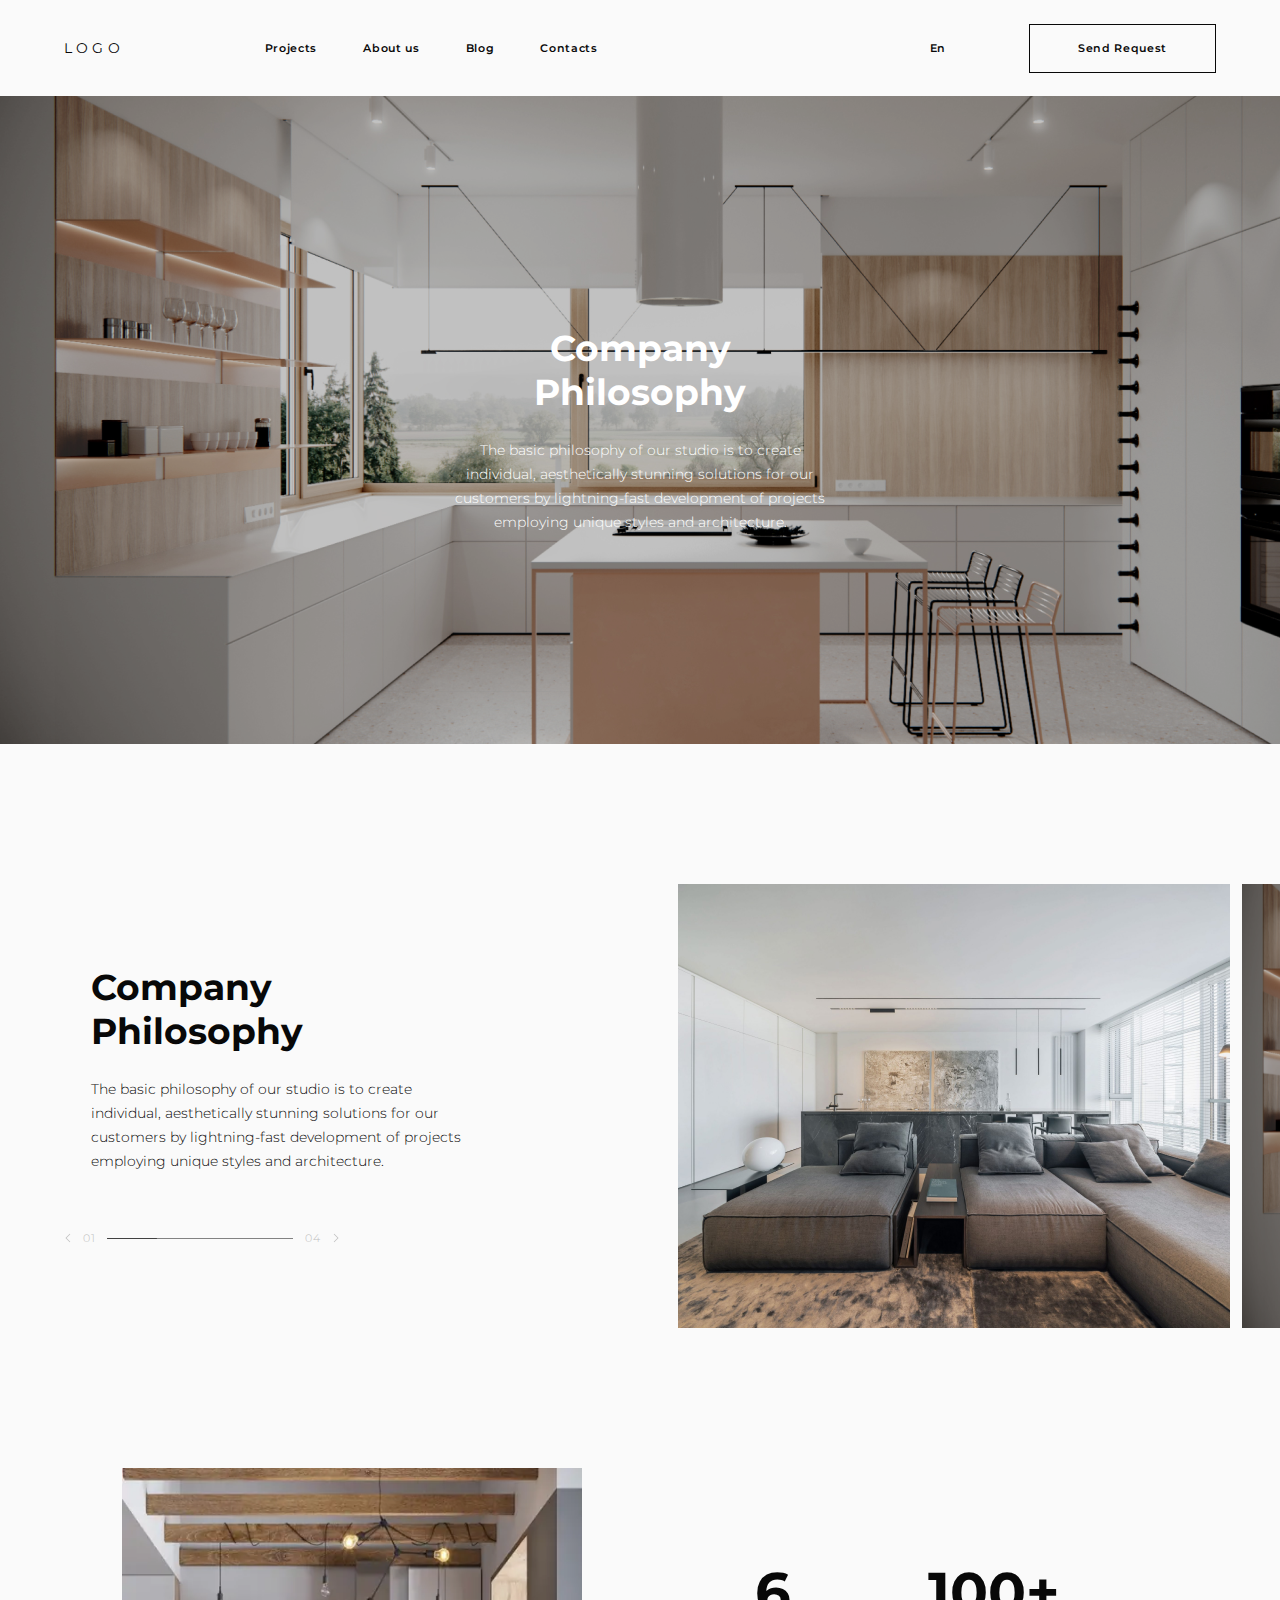
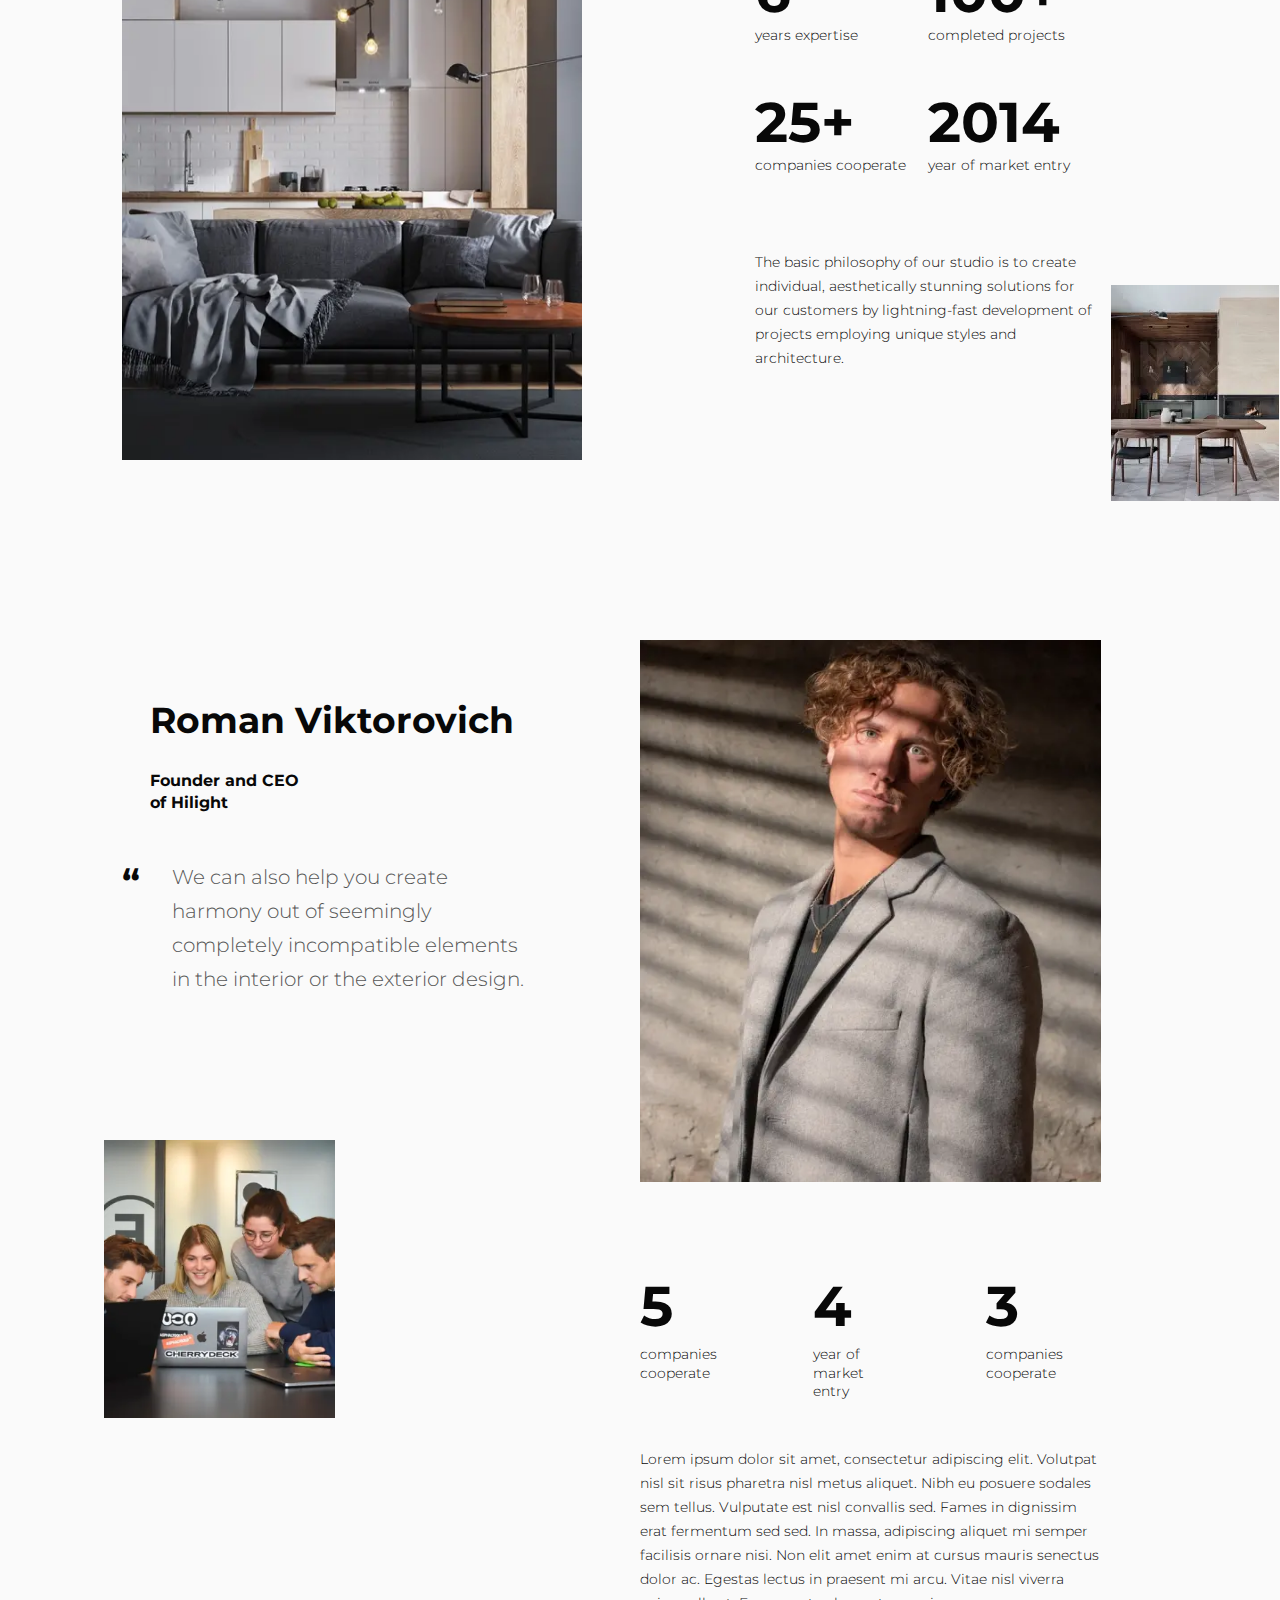
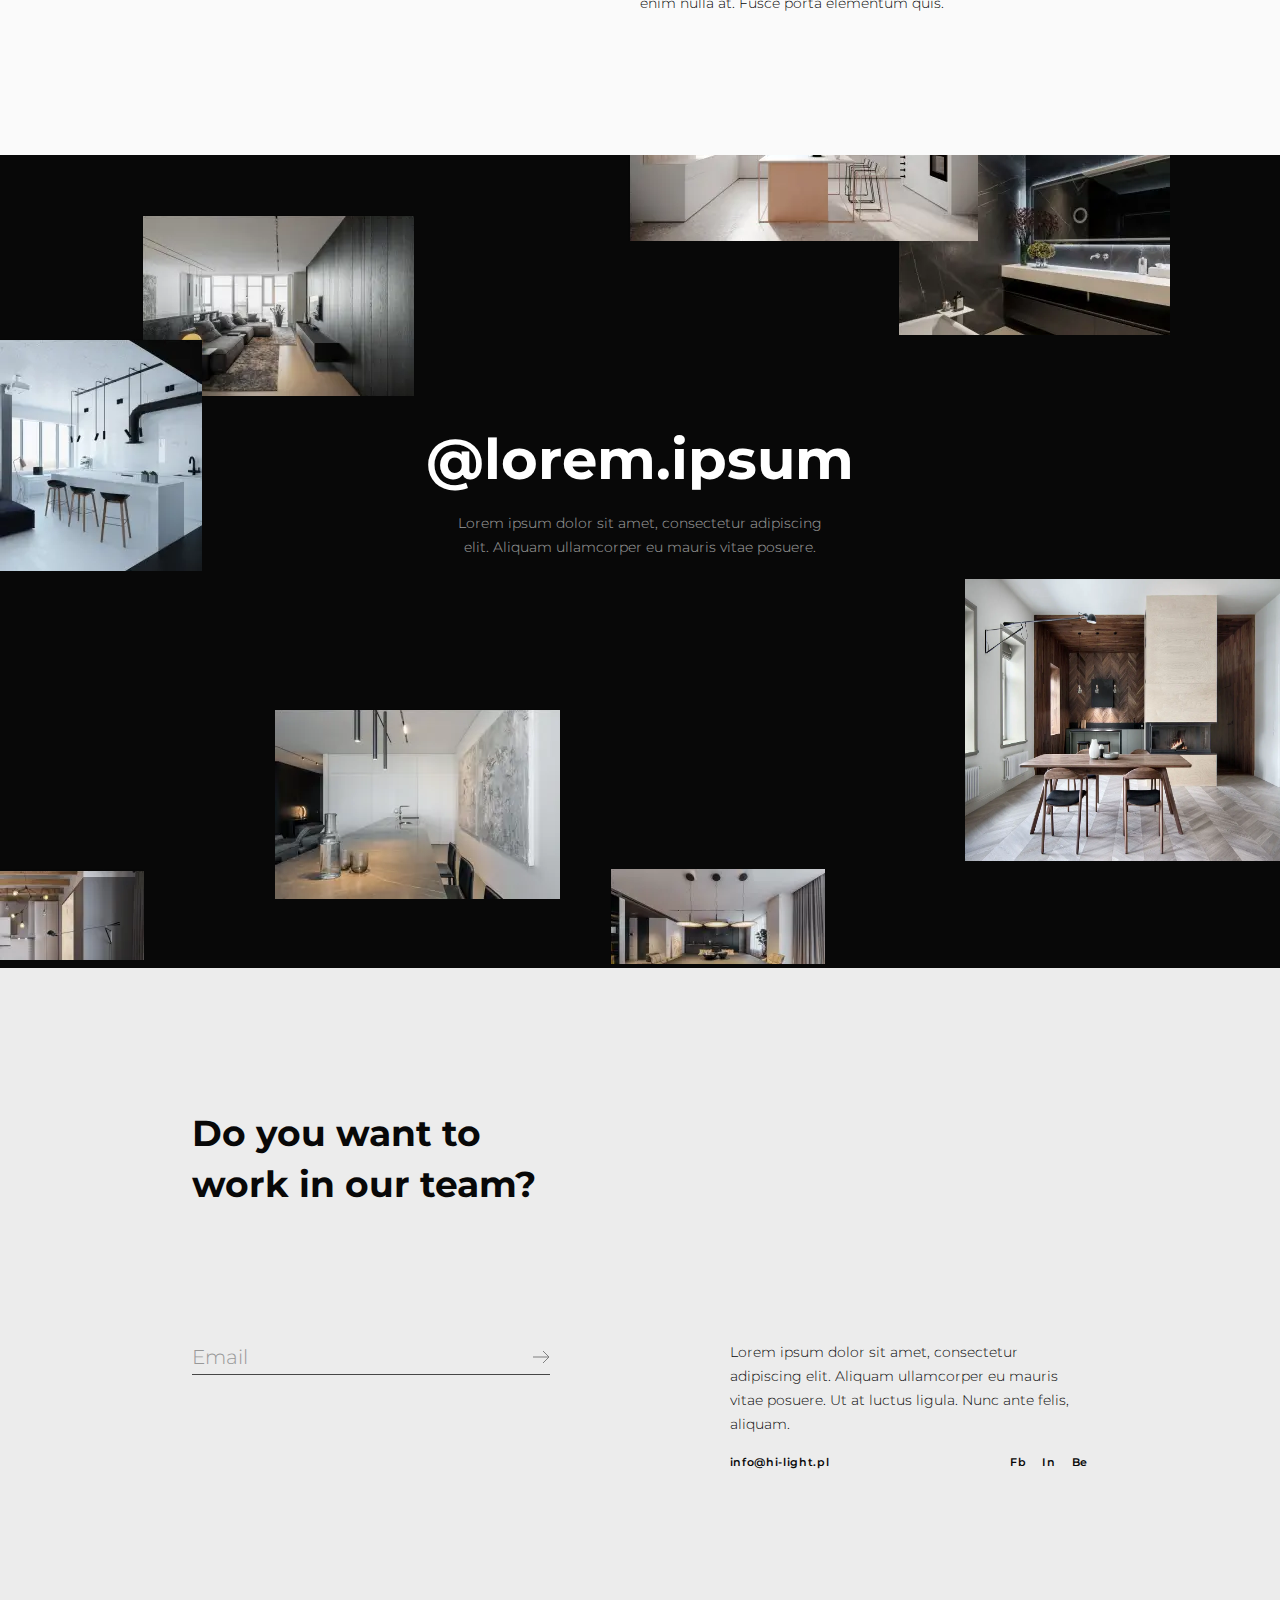
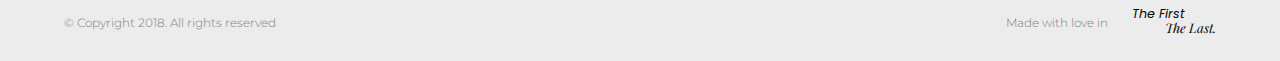
<file: about.html>
<!DOCTYPE html><html lang="en"><head>    <meta charset="UTF-8">    <meta http-equiv="X-UA-Compatible" content="IE=edge">    <meta name="viewport" content="width=device-width,initial-scale=1">    <link rel="stylesheet" href="css/style.min.css">    <link rel="preconnect" href="https://fonts.googleapis.com">    <link rel="preconnect" href="https://fonts.gstatic.com" crossorigin>    <link href="https://fonts.googleapis.com/css2?family=Montserrat:wght@300;400;500;600;700;800&display=swap" rel="stylesheet">    <link href="https://fonts.googleapis.com/css2?family=Poppins:ital@1&display=swap" rel="stylesheet">    <link href="https://fonts.googleapis.com/css2?family=Playfair+Display:ital@1&display=swap" rel="stylesheet">    <link rel="stylesheet" href="https://cdn.jsdelivr.net/npm/swiper/swiper-bundle.min.css">    <title>About us</title></head><body class="header-black">     <div class="wrapper">        <header id="header" class="header__top">    <div class="container">        <div class="header__row">            <div class="header__logo">                <a id="a-logo" href="index.html">Logo</a>            </div>            <div class="header__menu">                <nav class="navbar">                    <ul class="navbar__links">                        <div class="hamburger">                            <span class="hamburger__line"></span>                        </div>                        <div class="menu-text">Menu</div>                        <div class="menu__row">                            <div class="menu">                                <li>                                    <a href="index.html" class="menu__link">Home</a>                                </li>                                <li>                                    <a href="projects.html" class="menu__link">Projects</a>                                </li>                                <li>                                    <a href="about.html" class="menu__link">About us</a>                                </li>                                <li>                                    <a href="blog.html" class="menu__link">Blog</a>                                </li>                                <li>                                    <a href="contact.html" class="menu__link">Contacts</a>                                </li>                            </div>                             <div class="a_btn-menu">                                <a id="a_btn-menu" href="#popup" class="popup-link">Send Request</a>                            </div>                            <div class="main__bottom-header">                                <div class="bottom__link">                                    <a id="bottom__link-a" href="#">Fb</a>                                    <a id="bottom__link-a2" href="#">In</a>                                    <a id="bottom__link-a3" href="#">Be</a>                                </div>                                <div class="select">                                    <div class="select__header">                                        <picture><source srcset="img/maps-and-flags.webp" type="image/webp"><img id="select-img1" src="img/maps-and-flags.png" alt=""></picture>                                        <span class="select__current">Berlin</span>                                        <picture><source srcset="img/select-arrow.svg" type="image/webp"><img id="select-img2" src="img/select-arrow.svg" alt=""></picture>                                    </div>                                                                       <div class="select__body">                                        <div class="select__item">Berlin</div>                                        <div class="select__item">London</div>                                        <div class="select__item">Lviv</div>                                    </div>                                </div>                                <div class="main__contact">                                    <span id="bottom__link-a4">+380983527547</span>                                    <span id="bottom__link-a5">E: info@gmail.com</span>                                </div>                            </div>                                                   </div>                        <div class="navbar__icon">                            <a id="a_lang" href="#">En</a>                            <a id="a_btn" href="#popup" class="popup-link">Send Request</a>                        </div>                                            </ul>                </nav>            </div>        </div>    </div></header>        <div class="main">                        <div id="popup" class="popup popup-link">                <a class="popup__close close-popup" href="#">                    <picture><source srcset="img/popup-close.svg" type="image/webp"><img src="img/popup-close.svg" alt=""></picture>                </a>                <div class="popup__row">                    <div class="popup__content-top">                        <h2>Calculate the cost of work</h2>                        <div class="popup__content-input1">                            <input type="text" placeholder="Name">                            <input type="text" placeholder="Last name">                            <input type="tel" placeholder="Phone">                        </div>                        <div class="popup__content-input2">                            <input type="text" placeholder="Your city">                            <input type="email" placeholder="Email">                            <div class="select-popup">                                <div class="select__header-popup">                                    <span class="select__current-popup">Property type</span>                                    <picture><source srcset="img/popup-arrow.svg" type="image/webp"><img id="select-img2" src="img/popup-arrow.svg" alt=""></picture>                                </div>                                                               <div class="select__body-popup">                                    <div class="select__item-popup">House</div>                                    <div class="select__item-popup">Apartments</div>                                    <div class="select__item-popup">Commerce</div>                                    <div class="select__item-popup">Architecture</div>                                </div>                            </div>                        </div>                        <input class="last-input" type="text" placeholder="Your comment">                     </div>                    <div class="popup__content-bottom">                          <h4>Area (m2)</h4>                        <div class="popup__radio">                            <div class="popup__radio1">                                <span class="popup__radio1-span"></span>                                <div class="popup__radio-row">                                    <label for="#popup__radio">to 50</label>                                    <input id="popup__radio" name="popup__radio-check" type="radio">                                </div>                                <div class="popup__radio-row">                                    <label for="#popup__radio">50-150</label>                                    <input id="popup__radio" name="popup__radio-check" type="radio">                                </div>                                <div class="popup__radio-row">                                    <label for="#popup__radio">150-250</label>                                    <input id="popup__radio" name="popup__radio-check" type="radio">                                </div>                                <div class="popup__radio-row">                                    <label for="#popup__radio">250-400</label>                                    <input id="popup__radio" name="popup__radio-check" type="radio">                                </div>                            </div>                            <div class="popup__radio2">                                <span class="popup__radio2-span"></span>                                <div class="popup__radio-row">                                    <label for="#popup__radio">400-600</label>                                    <input id="popup__radio" name="popup__radio-check" type="radio">                                </div>                                <div class="popup__radio-row">                                    <label for="#popup__radio">600-800</label>                                    <input id="popup__radio" name="popup__radio-check" type="radio">                                </div>                                <div class="popup__radio-row">                                    <label for="#popup__radio">800-1000</label>                                    <input id="popup__radio" name="popup__radio-check" type="radio">                                </div>                                <div class="popup__radio-row">                                    <label for="#popup__radio">1000+</label>                                    <input id="popup__radio" name="popup__radio-check" type="radio">                                </div>                            </div>                        </div>                        <div class="popup__add">                            <div class="file-upload">                                <input class="file-upload__input" type="file" name="myFile[]" id="myFile" multiple="multiple">                                <button class="file-upload__button" type="button"></button>                                <span class="file-upload__label">Attach your file <br> <span>File size not more than 10 MB</span> </span>                            </div>                            <div class="popup__add-btn">                                <button id="sendRequest" class="popup-btn">Send Request</button>                            </div>                        </div>                        <div class="popup__p">                            <p>It is a long established fact that a reader will be distracted by the readable content of a page when looking at its layout. The point of using Lorem Ipsum is that it has a more-or-less normal distribution of letters, as opposed to using 'Content here, content here', making it look like readable English.</p>                        </div>                    </div>                </div>            </div>            <div id="popupSend" class="popup__send popup popup-link">                <a id="closeSend" class="popup__close close-popup" href="">                    <picture><source srcset="img/popup-close.svg" type="image/webp"><img src="img/popup-close.svg" alt=""></picture>                </a>                <div class="popup__send-row">                    <h2>Thank you for your message!</h2>                    <p>Lorem ipsum dolor sit amet, consectetur adipiscing elit. Aliquam ullamcorper eu mauris vitae posuere. Ut at luctus ligula. Nunc ante felis, aliquam eu enim sed, ornare pretium velit.</p>                    <button id="sendAgain" class="popup-btn send-btn">Send again</button>                </div>            </div>            <div class="about__header" style="background-image: url(img/about1.png)">                <div class="about__header-row">                    <h2>Company Philosophy </h2>                    <p>The basic philosophy of our studio is to create individual, aesthetically stunning solutions for our customers by lightning-fast development of projects employing unique styles and architecture.</p>                </div>            </div>            <div class="about__slider">                <div class="about__slider-row">                    <div class="about__slider-left">                        <div class="slider-left__title">                            <h2>Company Philosophy </h2>                            <p>The basic philosophy of our studio is to create individual, aesthetically stunning solutions for our customers by lightning-fast development of projects employing unique styles and architecture.</p>                        </div>                        <div class="navigation-panel location-page2">                            <div class="main__left">                                <picture><source srcset="img/about-slide-left.webp" type="image/webp"><img src="img/about-slide-left.png" alt=""></picture>                            </div>                            <span class="current-slide about-slide-color"></span>                            <div class="main__scrollbar main__scrollbar-color2"></div>                            <span class="total-slides about-slide-color"></span>                            <div class="main__right">                                <picture><source srcset="img/about-slide-right.webp" type="image/webp"><img src="img/about-slide-right.png" alt=""></picture>                            </div>                        </div>                    </div>                    <div class="about__slider-right">                        <div class="swiper mySwiper2 about__swiper">                            <div class="swiper-wrapper">                                <div class="swiper-slide about__slide" style="background-image: url(img/about-slide1.png)">                                                                  </div>                                <div class="swiper-slide about__slide" style="background-image: url(img/about1.png)">                                                                  </div>                                <div class="swiper-slide about__slide" style="background-image: url(img/about-slide1.png)"></div>                                <div class="swiper-slide about__slide" style="background-image: url(img/about1.png)"></div>                              </div>                        </div>                    </div>                </div>            </div>            <div class="about__stat">                <div class="about__stat-row">                    <div class="about__stat-img">                        <picture><source srcset="img/about-stat1.webp" type="image/webp"><img src="img/about-stat1.png" alt=""></picture>                    </div>                    <div class="about__stat-text">                        <div>                            <h2>6</h2>                            <span>years                                expertise</span>                        </div>                        <div>                            <h2>100+</h2>                            <span>completed                                 projects                                </span>                        </div>                        <div>                            <h2>25+</h2>                            <span>companies                                cooperate</span>                        </div>                        <div>                            <h2>2014</h2>                            <span>year of                                 market entry                            </span>                        </div>                        <p>                            The basic philosophy of our studio is to create individual, aesthetically stunning solutions for our customers by lightning-fast development of projects employing unique styles and architecture.                         </p>                    </div>                    <picture><source srcset="img/about-stat2.webp" type="image/webp"><img class="about__stat-img2" src="img/about-stat2.png" alt=""></picture>                </div>            </div>            <div class="about__ceo">                <div class="about__ceo-title">                    <h2>Roman Viktorovich</h2>                    <h4>Founder and CEO<br> of Hilight</h4>                    <div class="about__ceo-p">                        <span>“</span>                        <p>We can also help you create harmony out of seemingly completely incompatible elements in the interior or the exterior design.</p>                    </div>                    <picture><source srcset="img/about__ceo.webp" type="image/webp"><img src="img/about__ceo.png" alt=""></picture>                </div>                <div class="about__ceo-info">                    <picture><source srcset="img/about__ceo2.webp" type="image/webp"><img src="img/about__ceo2.png" alt=""></picture>                    <div class="about__ceo-number">                        <div>                            <h2>5</h2>                            <span>companies                                cooperate</span>                        </div>                        <div>                            <h2>4</h2>                            <span>year of                                 market entry                                </span>                        </div>                        <div>                            <h2>3</h2>                            <span>companies                                cooperate</span>                        </div>                    </div>                    <p>Lorem ipsum dolor sit amet, consectetur adipiscing elit. Volutpat nisl sit risus pharetra nisl metus aliquet. Nibh eu posuere sodales sem tellus. Vulputate est nisl convallis sed. Fames in dignissim erat fermentum sed sed. In massa, adipiscing aliquet mi semper facilisis ornare nisi. Non elit amet enim at cursus mauris senectus dolor ac. Egestas lectus in praesent mi arcu. Vitae nisl viverra enim nulla at. Fusce porta elementum quis.</p>                </div>            </div>            <div class="lorem lorem-backround">                <div class="lorem__row">                    <div class="lorem__top">                        <div class="lorem__top-left">                            <div class="lorem-img">                                <picture><source srcset="img/lorem1.webp" type="image/webp"><img src="img/lorem1.png" alt=""></picture>                            </div>                            <div class="lorem-img">                                <picture><source srcset="img/lorem2.webp" type="image/webp"><img src="img/lorem2.png" alt=""></picture>                            </div>                        </div>                        <div class="lorem__top-right">                            <div class="lorem-img">                                <picture><source srcset="img/lorem3.webp" type="image/webp"><img src="img/lorem3.png" alt=""></picture>                            </div>                            <div class="lorem-img">                                <picture><source srcset="img/lorem4.webp" type="image/webp"><img src="img/lorem4.png" alt=""></picture>                            </div>                        </div>                    </div>                    <div class="lorem__title lorem__title-color2">                        <h2>@lorem.ipsum</h2>                        <p>Lorem ipsum dolor sit amet, consectetur adipiscing elit. Aliquam ullamcorper eu mauris vitae posuere. </p>                    </div>                    <div class="lorem__bottom">                        <div class="lorem__bottom-left">                            <div class="lorem-img">                                <picture><source srcset="img/lorem5.webp" type="image/webp"><img src="img/lorem5.png" alt=""></picture>                            </div>                            <div class="lorem-img">                                <picture><source srcset="img/lorem6.webp" type="image/webp"><img src="img/lorem6.png" alt=""></picture>                            </div>                        </div>                        <div class="lorem__bottom-right">                            <div class="lorem-img">                                <picture><source srcset="img/lorem7.webp" type="image/webp"><img src="img/lorem7.png" alt=""></picture>                            </div>                            <div class="lorem-img">                                <picture><source srcset="img/lorem8.webp" type="image/webp"><img src="img/lorem8.png" alt=""></picture>                            </div>                        </div>                    </div>                </div>            </div>            <div class="about__team">                <h2>Do you want to work in our team?</h2>                <div class="about__team-input">                    <input type="email" placeholder="Email">                    <div class="about__team-right">                        <p>Lorem ipsum dolor sit amet, consectetur adipiscing elit. Aliquam ullamcorper eu mauris vitae posuere. Ut at luctus ligula. Nunc ante felis, aliquam.</p>                        <div class="about__team-link">                            <span>info@hi-light.pl</span>                            <div>                                <a href="#">Fb</a>                                <a href="#">In</a>                                <a href="#">Be</a>                            </div>                        </div>                    </div>                </div>                <footer class="footer">    <div class="container">        <div class="footer__row">            <h4>© Copyright 2018. All rights reserved</h4>            <div class="row__right">                <h4>Made with love in</h4>                <div class="row__sum">                    <p>The First</p>                    <span>The Last.</span>                </div>            </div>        </div>    </div></footer>            </div>        </div>           </div>    <script src="https://cdn.jsdelivr.net/npm/swiper/swiper-bundle.min.js"></script>    <script src="js/main.js"></script></body></html>
</file>
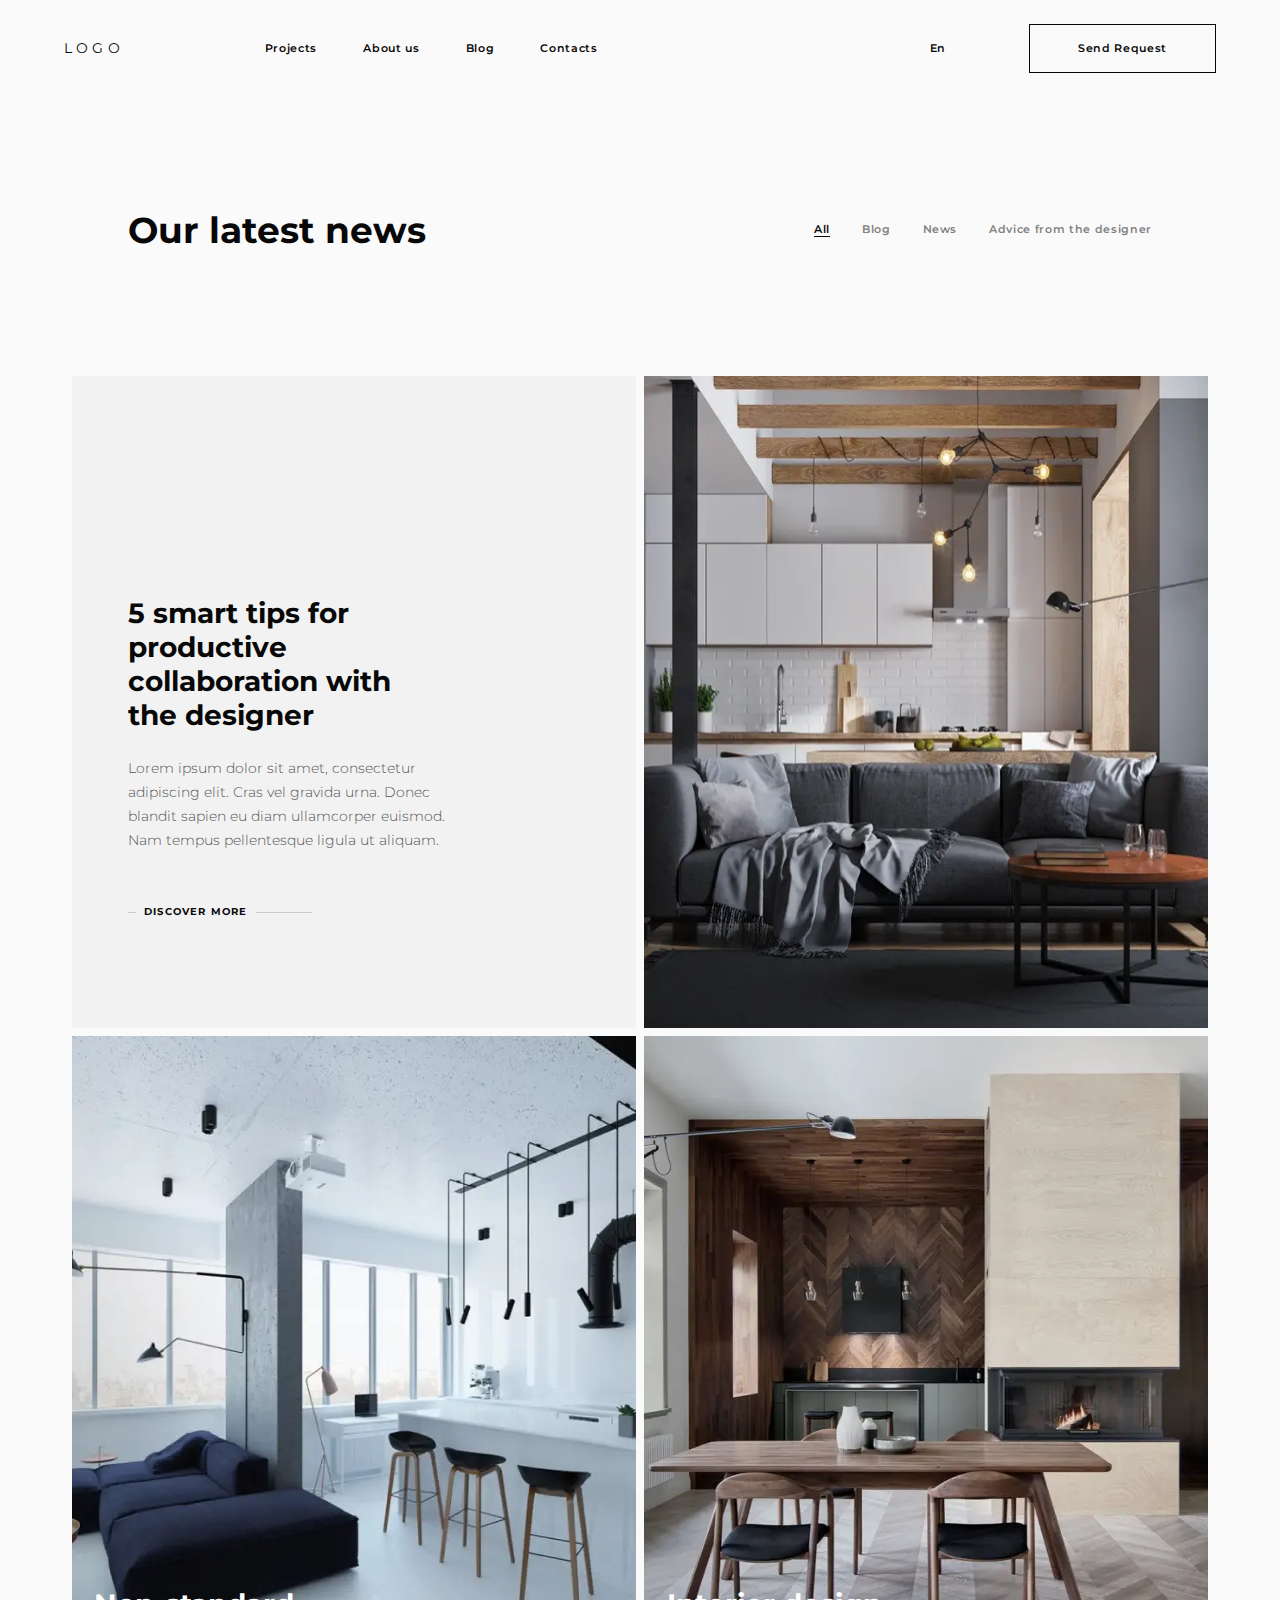
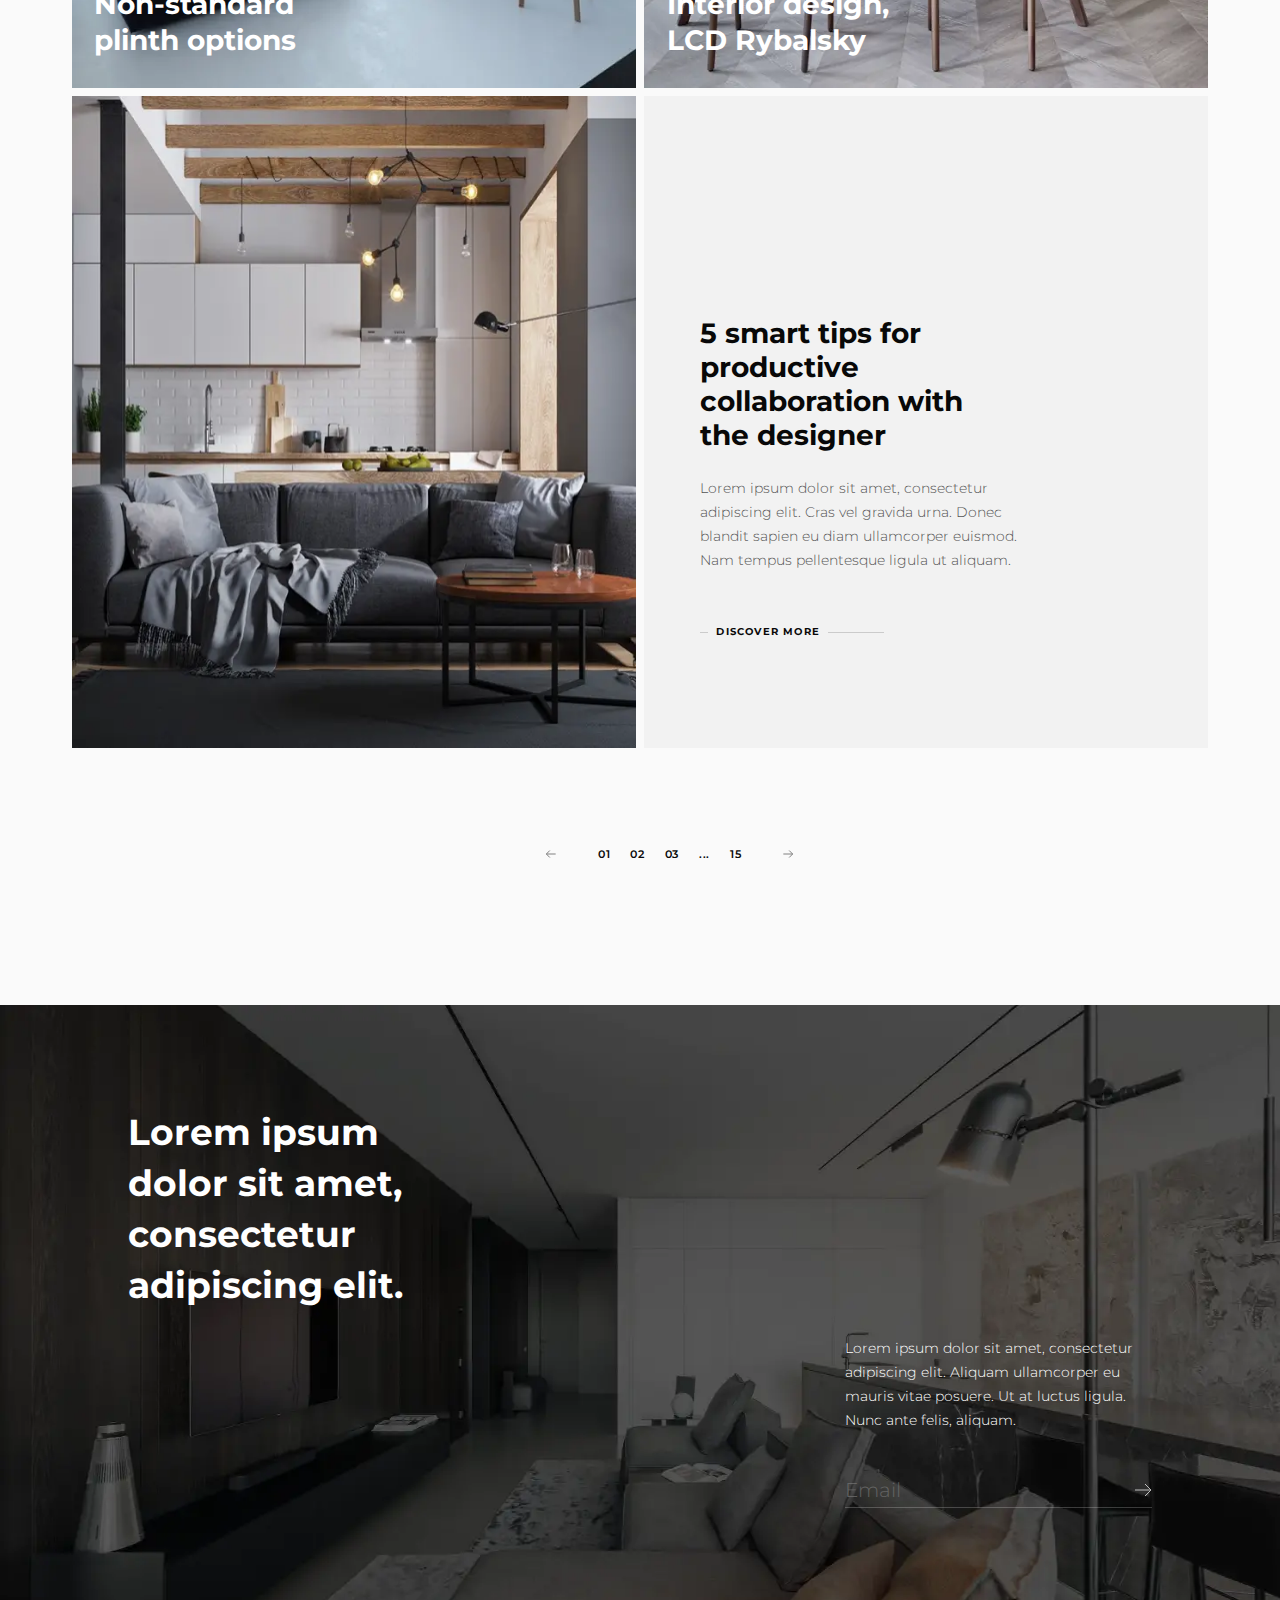
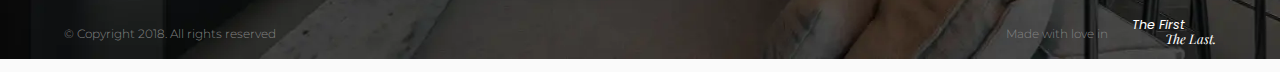
<file: blog.html>
<!DOCTYPE html><html lang="en"><head>    <meta charset="UTF-8">    <meta http-equiv="X-UA-Compatible" content="IE=edge">    <meta name="viewport" content="width=device-width,initial-scale=1">    <link rel="stylesheet" href="css/style.min.css">    <link rel="preconnect" href="https://fonts.googleapis.com">    <link rel="preconnect" href="https://fonts.gstatic.com" crossorigin>    <link href="https://fonts.googleapis.com/css2?family=Montserrat:wght@300;400;500;600;700;800&display=swap" rel="stylesheet">    <link href="https://fonts.googleapis.com/css2?family=Poppins:ital@1&display=swap" rel="stylesheet">    <link href="https://fonts.googleapis.com/css2?family=Playfair+Display:ital@1&display=swap" rel="stylesheet">    <link rel="stylesheet" href="https://cdn.jsdelivr.net/npm/swiper/swiper-bundle.min.css">    <title>Blog</title></head><body class="footer-white">    <div class="wrapper">        <header id="header" class="header__top">    <div class="container">        <div class="header__row">            <div class="header__logo">                <a id="a-logo" href="index.html">Logo</a>            </div>            <div class="header__menu">                <nav class="navbar">                    <ul class="navbar__links">                        <div class="hamburger">                            <span class="hamburger__line"></span>                        </div>                        <div class="menu-text">Menu</div>                        <div class="menu__row">                            <div class="menu">                                <li>                                    <a href="index.html" class="menu__link">Home</a>                                </li>                                <li>                                    <a href="projects.html" class="menu__link">Projects</a>                                </li>                                <li>                                    <a href="about.html" class="menu__link">About us</a>                                </li>                                <li>                                    <a href="blog.html" class="menu__link">Blog</a>                                </li>                                <li>                                    <a href="contact.html" class="menu__link">Contacts</a>                                </li>                            </div>                             <div class="a_btn-menu">                                <a id="a_btn-menu" href="#popup" class="popup-link">Send Request</a>                            </div>                            <div class="main__bottom-header">                                <div class="bottom__link">                                    <a id="bottom__link-a" href="#">Fb</a>                                    <a id="bottom__link-a2" href="#">In</a>                                    <a id="bottom__link-a3" href="#">Be</a>                                </div>                                <div class="select">                                    <div class="select__header">                                        <picture><source srcset="img/maps-and-flags.webp" type="image/webp"><img id="select-img1" src="img/maps-and-flags.png" alt=""></picture>                                        <span class="select__current">Berlin</span>                                        <picture><source srcset="img/select-arrow.svg" type="image/webp"><img id="select-img2" src="img/select-arrow.svg" alt=""></picture>                                    </div>                                                                       <div class="select__body">                                        <div class="select__item">Berlin</div>                                        <div class="select__item">London</div>                                        <div class="select__item">Lviv</div>                                    </div>                                </div>                                <div class="main__contact">                                    <span id="bottom__link-a4">+380983527547</span>                                    <span id="bottom__link-a5">E: info@gmail.com</span>                                </div>                            </div>                                                   </div>                        <div class="navbar__icon">                            <a id="a_lang" href="#">En</a>                            <a id="a_btn" href="#popup" class="popup-link">Send Request</a>                        </div>                                            </ul>                </nav>            </div>        </div>    </div></header>        <!-- <div class="preloader" id="preloader">            <div class="loader">                <h1>HILIGHT</h1>            </div>        </div>        <script src="js/preloader.js"></script> -->        <div class="main">                        <div id="popup" class="popup popup-link">                <a class="popup__close close-popup" href="#">                    <picture><source srcset="img/popup-close.svg" type="image/webp"><img src="img/popup-close.svg" alt=""></picture>                </a>                <div class="popup__row">                    <div class="popup__content-top">                        <h2>Calculate the cost of work</h2>                        <div class="popup__content-input1">                            <input type="text" placeholder="Name">                            <input type="text" placeholder="Last name">                            <input type="tel" placeholder="Phone">                        </div>                        <div class="popup__content-input2">                            <input type="text" placeholder="Your city">                            <input type="email" placeholder="Email">                            <div class="select-popup">                                <div class="select__header-popup">                                    <span class="select__current-popup">Property type</span>                                    <picture><source srcset="img/popup-arrow.svg" type="image/webp"><img id="select-img2" src="img/popup-arrow.svg" alt=""></picture>                                </div>                                                               <div class="select__body-popup">                                    <div class="select__item-popup">House</div>                                    <div class="select__item-popup">Apartments</div>                                    <div class="select__item-popup">Commerce</div>                                    <div class="select__item-popup">Architecture</div>                                </div>                            </div>                        </div>                        <input class="last-input" type="text" placeholder="Your comment">                     </div>                    <div class="popup__content-bottom">                          <h4>Area (m2)</h4>                        <div class="popup__radio">                            <div class="popup__radio1">                                <span class="popup__radio1-span"></span>                                <div class="popup__radio-row">                                    <label for="#popup__radio">to 50</label>                                    <input id="popup__radio" name="popup__radio-check" type="radio">                                </div>                                <div class="popup__radio-row">                                    <label for="#popup__radio">50-150</label>                                    <input id="popup__radio" name="popup__radio-check" type="radio">                                </div>                                <div class="popup__radio-row">                                    <label for="#popup__radio">150-250</label>                                    <input id="popup__radio" name="popup__radio-check" type="radio">                                </div>                                <div class="popup__radio-row">                                    <label for="#popup__radio">250-400</label>                                    <input id="popup__radio" name="popup__radio-check" type="radio">                                </div>                            </div>                            <div class="popup__radio2">                                <span class="popup__radio2-span"></span>                                <div class="popup__radio-row">                                    <label for="#popup__radio">400-600</label>                                    <input id="popup__radio" name="popup__radio-check" type="radio">                                </div>                                <div class="popup__radio-row">                                    <label for="#popup__radio">600-800</label>                                    <input id="popup__radio" name="popup__radio-check" type="radio">                                </div>                                <div class="popup__radio-row">                                    <label for="#popup__radio">800-1000</label>                                    <input id="popup__radio" name="popup__radio-check" type="radio">                                </div>                                <div class="popup__radio-row">                                    <label for="#popup__radio">1000+</label>                                    <input id="popup__radio" name="popup__radio-check" type="radio">                                </div>                            </div>                        </div>                        <div class="popup__add">                            <div class="file-upload">                                <input class="file-upload__input" type="file" name="myFile[]" id="myFile" multiple="multiple">                                <button class="file-upload__button" type="button"></button>                                <span class="file-upload__label">Attach your file <br> <span>File size not more than 10 MB</span> </span>                            </div>                            <div class="popup__add-btn">                                <button id="sendRequest" class="popup-btn">Send Request</button>                            </div>                        </div>                        <div class="popup__p">                            <p>It is a long established fact that a reader will be distracted by the readable content of a page when looking at its layout. The point of using Lorem Ipsum is that it has a more-or-less normal distribution of letters, as opposed to using 'Content here, content here', making it look like readable English.</p>                        </div>                    </div>                </div>            </div>            <div id="popupSend" class="popup__send popup popup-link">                <a id="closeSend" class="popup__close close-popup" href="">                    <picture><source srcset="img/popup-close.svg" type="image/webp"><img src="img/popup-close.svg" alt=""></picture>                </a>                <div class="popup__send-row">                    <h2>Thank you for your message!</h2>                    <p>Lorem ipsum dolor sit amet, consectetur adipiscing elit. Aliquam ullamcorper eu mauris vitae posuere. Ut at luctus ligula. Nunc ante felis, aliquam eu enim sed, ornare pretium velit.</p>                    <button id="sendAgain" class="popup-btn send-btn">Send again</button>                </div>            </div>            <div class="blog__title">                <div class="blog__title-row">                    <h2>Our latest news</h2>                    <div class="blog__title-btn">                        <button class="button-filet active__button" data-filter="all">All</button>                        <button class="button-filet" data-filter="Blog">Blog</button>                        <button class="button-filet" data-filter="News">News</button>                        <button class="button-filet" data-filter="Advicefrom">Advice from the designer</button>                    </div>                    <div class="select-blog">                        <div class="select__header-blog">                            <span class="select__current-blog">Apartments</span>                            <picture><source srcset="img/popup-arrow.svg" type="image/webp"><img id="select-img3" src="img/popup-arrow.svg" alt=""></picture>                        </div>                                               <div class="select__body-blog">                            <div class="select__item-blog button-filet" data-filter="all">Apartments</div>                            <div class="select__item-blog button-filet" data-filter="Blog">Blog</div>                            <div class="select__item-blog button-filet" data-filter="News">News</div>                            <div class="select__item-blog button-filet" data-filter="Advicefrom">Advice from the designer</div>                        </div>                    </div>                </div>            </div>            <div class="blog__link">                <div class="container">                    <div class="blog__link-row">                        <div class="blog__link-a box News">                            <picture><source srcset="img/blog__link-aa1.webp" type="image/webp"><img src="img/blog__link-aa1.png" alt=""></picture>                            <a href="onenews.html">                                <h3>5 smart tips for productive collaboration with the designer</h3>                                <p>Lorem ipsum dolor sit amet, consectetur adipiscing elit. Cras vel gravida urna. Donec blandit sapien eu diam ullamcorper euismod. Nam tempus pellentesque ligula ut aliquam.</p>                                <div class="blog__link-discover">                                    <span class="blog__link-discover1"></span>                                    <span>Discover more</span>                                    <span class="blog__link-discover2"></span>                                </div>                            </a>                        </div>                        <div class="blog__link-a box Blog">                            <a class="blog__link-aimg" href="onenews.html">                            </a>                        </div>                        <div class="blog__link-a box Advicefrom">                            <a class="blog__link-aimg2" href="onenews.html">                                <p>Non-standard plinth options</p>                            </a>                        </div>                        <div class="blog__link-a box Blog">                            <a class="blog__link-aimg3" href="onenews.html">                                <p>Interior design, LCD Rybalsky</p>                            </a>                        </div>                        <div class="blog__link-a box Advicefrom">                            <a class="blog__link-aimg" href="onenews.html">                            </a>                        </div>                        <div class="blog__link-a box News">                            <picture><source srcset="img/blog__link-aa2.webp" type="image/webp"><img src="img/blog__link-aa2.png" alt=""></picture>                            <a href="onenews.html">                                <h3>5 smart tips for productive collaboration with the designer</h3>                                <p>Lorem ipsum dolor sit amet, consectetur adipiscing elit. Cras vel gravida urna. Donec blandit sapien eu diam ullamcorper euismod. Nam tempus pellentesque ligula ut aliquam.</p>                                <div class="blog__link-discover">                                    <span class="blog__link-discover1"></span>                                    <span>Discover more</span>                                    <span class="blog__link-discover2"></span>                                </div>                            </a>                        </div>                    </div>                </div>            </div>            <div class="blog__pagination">                <div class="blog__pagination-row">                    <picture><source srcset="img/blog__pagination-left.svg" type="image/webp"><img src="img/blog__pagination-left.svg" alt=""></picture>                    <div class="blog__pagination-a">                        <a href="blog.html">01</a>                        <a href="blog.html">02</a>                        <a href="blog.html">03</a>                        <a href="#">...</a>                        <a href="blog.html">15</a>                    </div>                    <picture><source srcset="img/blog__pagination-right.svg" type="image/webp"><img src="img/blog__pagination-right.svg" alt=""></picture>                </div>            </div>            <div class="blog__footer">                <div class="blog__footer-row">                    <div class="blog__footer-title">                        <h2>Lorem ipsum dolor sit amet, consectetur adipiscing elit. </h2>                    </div>                    <div class="blog__footer-mail">                        <p>Lorem ipsum dolor sit amet, consectetur adipiscing elit. Aliquam ullamcorper eu mauris vitae posuere. Ut at luctus ligula. Nunc ante felis, aliquam.</p>                        <input type="email" placeholder="Email">                    </div>                </div>                <footer class="footer">    <div class="container">        <div class="footer__row">            <h4>© Copyright 2018. All rights reserved</h4>            <div class="row__right">                <h4>Made with love in</h4>                <div class="row__sum">                    <p>The First</p>                    <span>The Last.</span>                </div>            </div>        </div>    </div></footer>            </div>                </div>    <script src="https://cdn.jsdelivr.net/npm/swiper/swiper-bundle.min.js"></script>    <script src="js/main.js"></script></div></body></html>
</file>
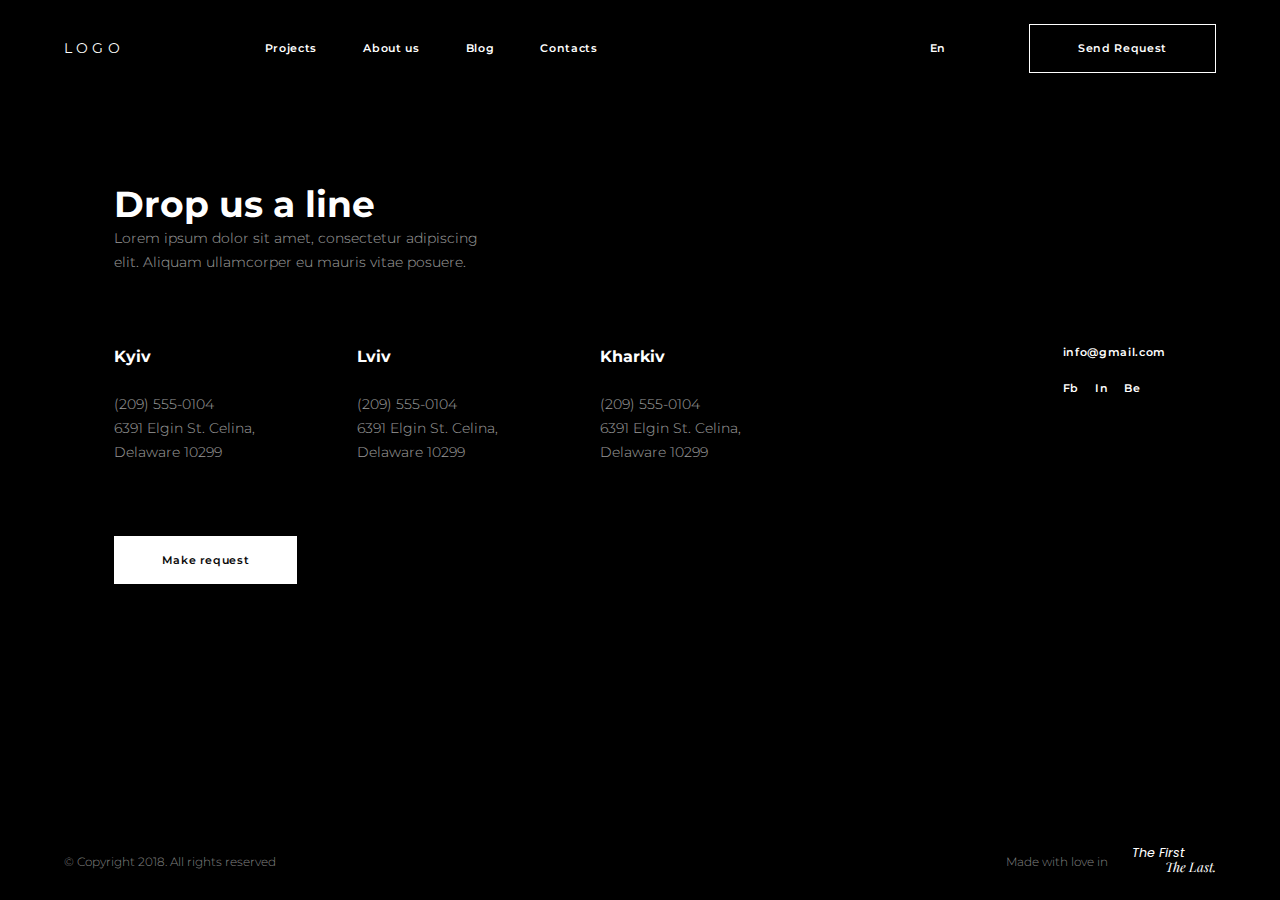
<file: contact.html>
<!DOCTYPE html><html lang="en"><head>    <meta charset="UTF-8">    <meta http-equiv="X-UA-Compatible" content="IE=edge">    <meta name="viewport" content="width=device-width,initial-scale=1">    <link rel="stylesheet" href="css/style.min.css">    <link rel="preconnect" href="https://fonts.googleapis.com">    <link rel="preconnect" href="https://fonts.gstatic.com" crossorigin>    <link href="https://fonts.googleapis.com/css2?family=Montserrat:wght@300;400;500;600;700;800&display=swap" rel="stylesheet">    <link href="https://fonts.googleapis.com/css2?family=Poppins:ital@1&display=swap" rel="stylesheet">    <link href="https://fonts.googleapis.com/css2?family=Playfair+Display:ital@1&display=swap" rel="stylesheet">    <title>Contacts</title></head><body class="body__contact">    <div class="wrapper">        <header id="header" class="header__top">    <div class="container">        <div class="header__row">            <div class="header__logo">                <a id="a-logo" href="index.html">Logo</a>            </div>            <div class="header__menu">                <nav class="navbar">                    <ul class="navbar__links">                        <div class="hamburger">                            <span class="hamburger__line"></span>                        </div>                        <div class="menu-text">Menu</div>                        <div class="menu__row">                            <div class="menu">                                <li>                                    <a href="index.html" class="menu__link">Home</a>                                </li>                                <li>                                    <a href="projects.html" class="menu__link">Projects</a>                                </li>                                <li>                                    <a href="about.html" class="menu__link">About us</a>                                </li>                                <li>                                    <a href="blog.html" class="menu__link">Blog</a>                                </li>                                <li>                                    <a href="contact.html" class="menu__link">Contacts</a>                                </li>                            </div>                             <div class="a_btn-menu">                                <a id="a_btn-menu" href="#popup" class="popup-link">Send Request</a>                            </div>                            <div class="main__bottom-header">                                <div class="bottom__link">                                    <a id="bottom__link-a" href="#">Fb</a>                                    <a id="bottom__link-a2" href="#">In</a>                                    <a id="bottom__link-a3" href="#">Be</a>                                </div>                                <div class="select">                                    <div class="select__header">                                        <picture><source srcset="img/maps-and-flags.webp" type="image/webp"><img id="select-img1" src="img/maps-and-flags.png" alt=""></picture>                                        <span class="select__current">Berlin</span>                                        <picture><source srcset="img/select-arrow.svg" type="image/webp"><img id="select-img2" src="img/select-arrow.svg" alt=""></picture>                                    </div>                                                                       <div class="select__body">                                        <div class="select__item">Berlin</div>                                        <div class="select__item">London</div>                                        <div class="select__item">Lviv</div>                                    </div>                                </div>                                <div class="main__contact">                                    <span id="bottom__link-a4">+380983527547</span>                                    <span id="bottom__link-a5">E: info@gmail.com</span>                                </div>                            </div>                                                   </div>                        <div class="navbar__icon">                            <a id="a_lang" href="#">En</a>                            <a id="a_btn" href="#popup" class="popup-link">Send Request</a>                        </div>                                            </ul>                </nav>            </div>        </div>    </div></header>        <div class="main">                        <div id="popup" class="popup popup-link">                <a class="popup__close close-popup" href="#">                    <picture><source srcset="img/popup-close.svg" type="image/webp"><img src="img/popup-close.svg" alt=""></picture>                </a>                <div class="popup__row">                    <div class="popup__content-top">                        <h2>Calculate the cost of work</h2>                        <div class="popup__content-input1">                            <input type="text" placeholder="Name">                            <input type="text" placeholder="Last name">                            <input type="tel" placeholder="Phone">                        </div>                        <div class="popup__content-input2">                            <input type="text" placeholder="Your city">                            <input type="email" placeholder="Email">                            <div class="select-popup">                                <div class="select__header-popup">                                    <span class="select__current-popup">Property type</span>                                    <picture><source srcset="img/popup-arrow.svg" type="image/webp"><img id="select-img2" src="img/popup-arrow.svg" alt=""></picture>                                </div>                                                               <div class="select__body-popup">                                    <div class="select__item-popup">House</div>                                    <div class="select__item-popup">Apartments</div>                                    <div class="select__item-popup">Commerce</div>                                    <div class="select__item-popup">Architecture</div>                                </div>                            </div>                        </div>                        <input class="last-input" type="text" placeholder="Your comment">                     </div>                    <div class="popup__content-bottom">                          <h4>Area (m2)</h4>                        <div class="popup__radio">                            <div class="popup__radio1">                                <span class="popup__radio1-span"></span>                                <div class="popup__radio-row">                                    <label for="#popup__radio">to 50</label>                                    <input id="popup__radio" name="popup__radio-check" type="radio">                                </div>                                <div class="popup__radio-row">                                    <label for="#popup__radio">50-150</label>                                    <input id="popup__radio" name="popup__radio-check" type="radio">                                </div>                                <div class="popup__radio-row">                                    <label for="#popup__radio">150-250</label>                                    <input id="popup__radio" name="popup__radio-check" type="radio">                                </div>                                <div class="popup__radio-row">                                    <label for="#popup__radio">250-400</label>                                    <input id="popup__radio" name="popup__radio-check" type="radio">                                </div>                            </div>                            <div class="popup__radio2">                                <span class="popup__radio2-span"></span>                                <div class="popup__radio-row">                                    <label for="#popup__radio">400-600</label>                                    <input id="popup__radio" name="popup__radio-check" type="radio">                                </div>                                <div class="popup__radio-row">                                    <label for="#popup__radio">600-800</label>                                    <input id="popup__radio" name="popup__radio-check" type="radio">                                </div>                                <div class="popup__radio-row">                                    <label for="#popup__radio">800-1000</label>                                    <input id="popup__radio" name="popup__radio-check" type="radio">                                </div>                                <div class="popup__radio-row">                                    <label for="#popup__radio">1000+</label>                                    <input id="popup__radio" name="popup__radio-check" type="radio">                                </div>                            </div>                        </div>                        <div class="popup__add">                            <div class="file-upload">                                <input class="file-upload__input" type="file" name="myFile[]" id="myFile" multiple="multiple">                                <button class="file-upload__button" type="button"></button>                                <span class="file-upload__label">Attach your file <br> <span>File size not more than 10 MB</span> </span>                            </div>                            <div class="popup__add-btn">                                <button id="sendRequest" class="popup-btn">Send Request</button>                            </div>                        </div>                        <div class="popup__p">                            <p>It is a long established fact that a reader will be distracted by the readable content of a page when looking at its layout. The point of using Lorem Ipsum is that it has a more-or-less normal distribution of letters, as opposed to using 'Content here, content here', making it look like readable English.</p>                        </div>                    </div>                </div>            </div>            <div id="popupSend" class="popup__send popup popup-link">                <a id="closeSend" class="popup__close close-popup" href="">                    <picture><source srcset="img/popup-close.svg" type="image/webp"><img src="img/popup-close.svg" alt=""></picture>                </a>                <div class="popup__send-row">                    <h2>Thank you for your message!</h2>                    <p>Lorem ipsum dolor sit amet, consectetur adipiscing elit. Aliquam ullamcorper eu mauris vitae posuere. Ut at luctus ligula. Nunc ante felis, aliquam eu enim sed, ornare pretium velit.</p>                    <button id="sendAgain" class="popup-btn send-btn">Send again</button>                </div>            </div>            <div class="contact">            <div class="contact__row">                <div class="contact__title">                    <h3>Drop us a line</h3>                    <p>Lorem ipsum dolor sit amet, consectetur adipiscing elit. Aliquam ullamcorper eu mauris vitae posuere. </p>                </div>                <div class="contact__maps">                    <div class="maps__row">                        <div class="contact__city">                            <h4>Kyiv</h4>                            <p>(209) 555-0104<br>                                6391 Elgin St. Celina,<br>                                Delaware 10299</p>                        </div>                        <div class="contact__city">                            <h4>Lviv</h4>                            <p>(209) 555-0104<br>                                6391 Elgin St. Celina,<br>                                Delaware 10299</p>                        </div>                        <div class="contact__city">                            <h4>Kharkiv</h4>                            <p>(209) 555-0104<br>                                6391 Elgin St. Celina,<br>                                Delaware 10299</p>                        </div>                    </div>                    <div class="contact__mail">                        <p>info@gmail.com</p>                        <div class="mail__link">                            <a href="#">Fb</a>                            <a href="#">In</a>                            <a href="#">Be</a>                        </div>                    </div>                </div>                <button>Make request</button>            </div>            </div>        </div>        <footer class="footer">    <div class="container">        <div class="footer__row">            <h4>© Copyright 2018. All rights reserved</h4>            <div class="row__right">                <h4>Made with love in</h4>                <div class="row__sum">                    <p>The First</p>                    <span>The Last.</span>                </div>            </div>        </div>    </div></footer>    </div>    <script src="https://cdn.jsdelivr.net/npm/swiper/swiper-bundle.min.js"></script>    <script src="js/main.js"></script></body></html>
</file>
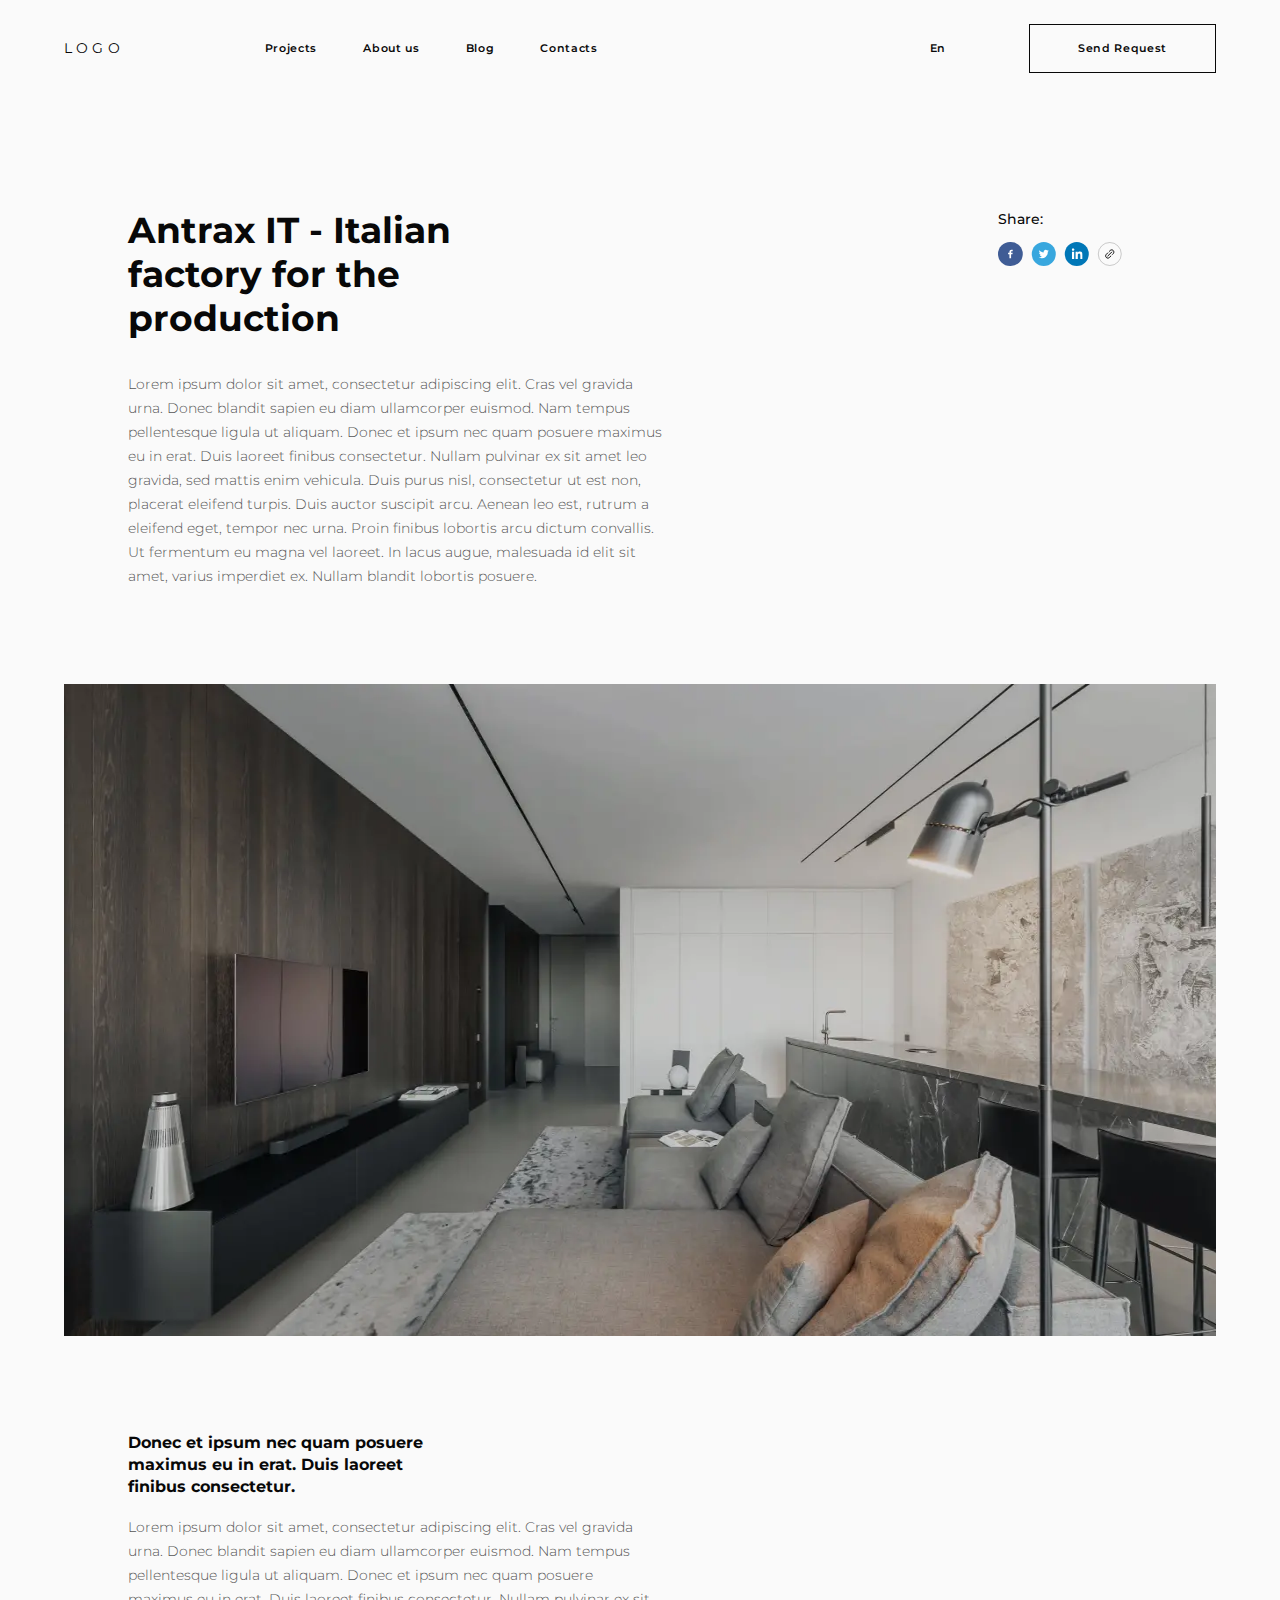
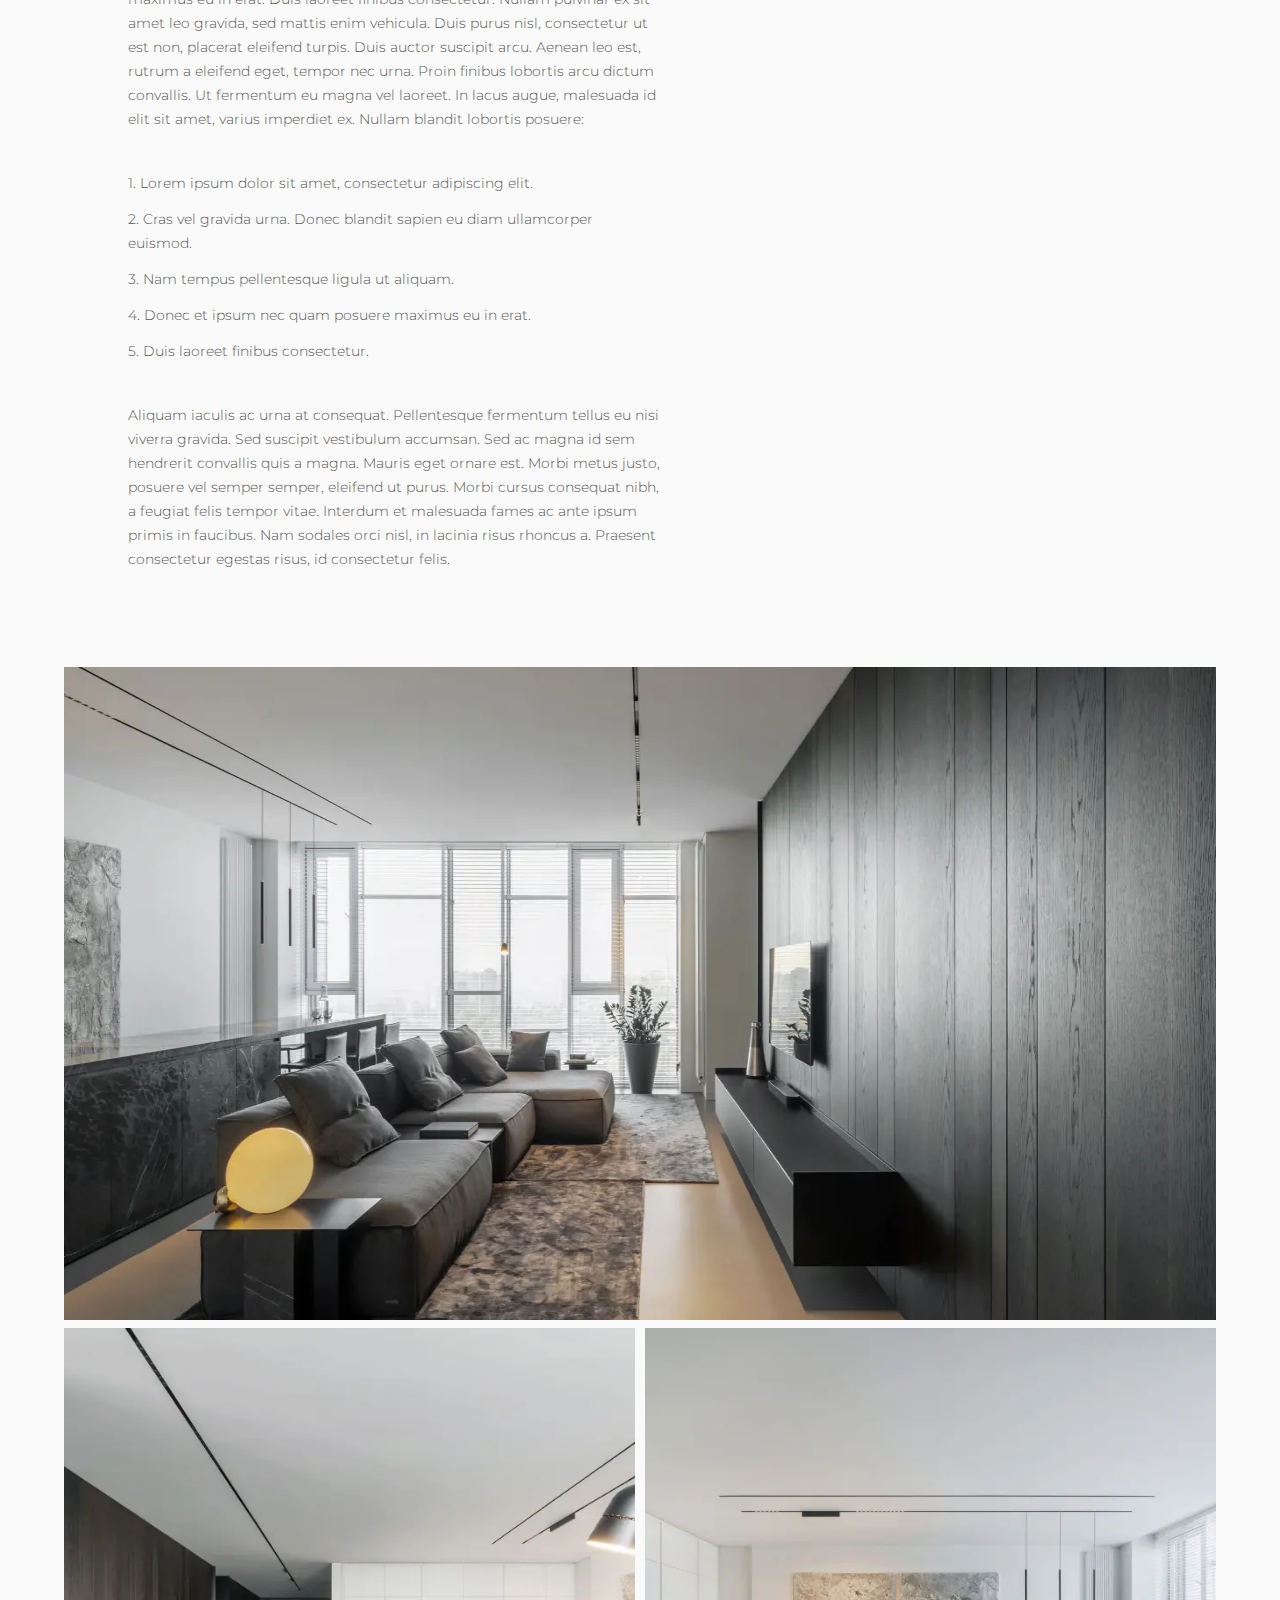
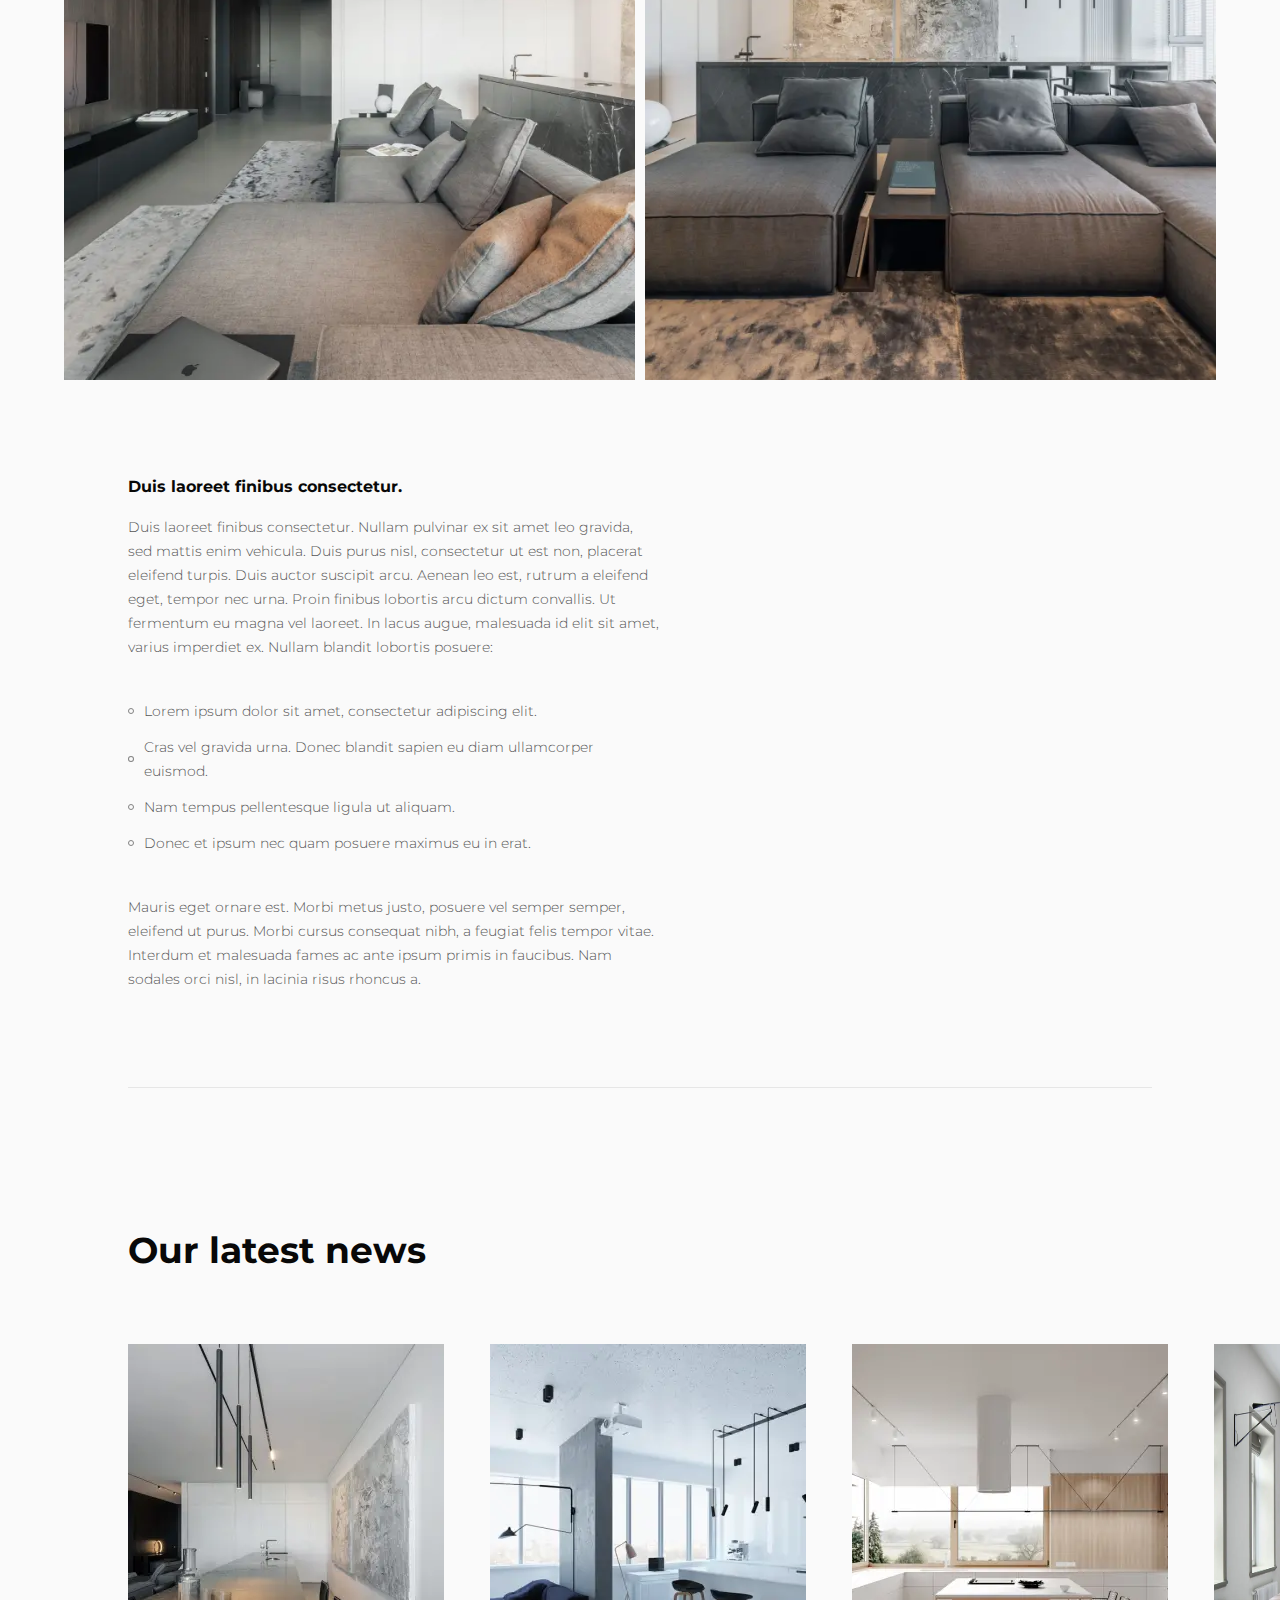
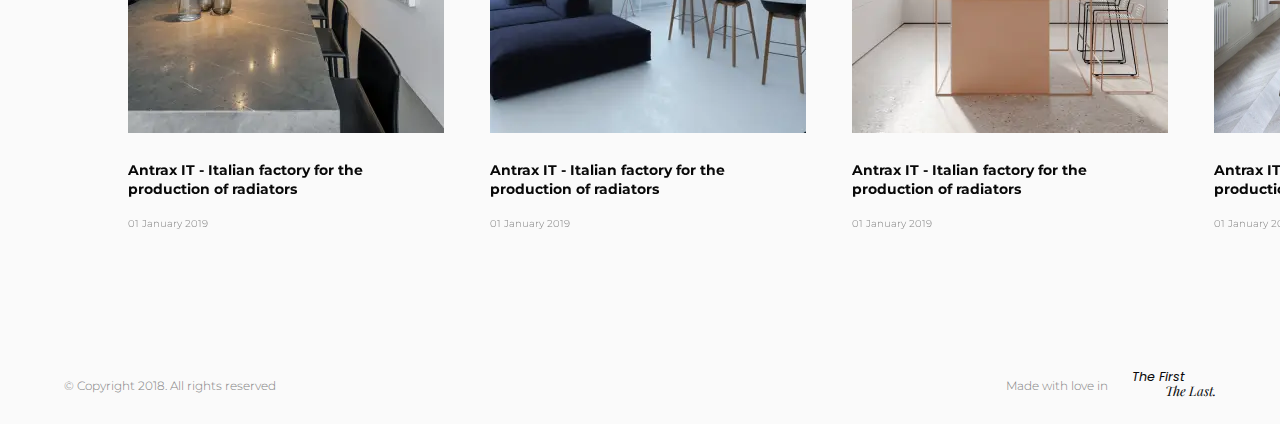
<file: onenews.html>
<!DOCTYPE html><html lang="en"><head>    <meta charset="UTF-8">    <meta http-equiv="X-UA-Compatible" content="IE=edge">    <meta name="viewport" content="width=device-width,initial-scale=1">    <link rel="stylesheet" href="css/style.min.css">    <link rel="preconnect" href="https://fonts.googleapis.com">    <link rel="preconnect" href="https://fonts.gstatic.com" crossorigin>    <link href="https://fonts.googleapis.com/css2?family=Montserrat:wght@300;400;500;600;700;800&display=swap" rel="stylesheet">    <link href="https://fonts.googleapis.com/css2?family=Poppins:ital@1&display=swap" rel="stylesheet">    <link href="https://fonts.googleapis.com/css2?family=Playfair+Display:ital@1&display=swap" rel="stylesheet">    <link rel="stylesheet" href="https://cdn.jsdelivr.net/npm/swiper/swiper-bundle.min.css">    <title>One news</title></head><body class="header-black">    <div class="wrapper">        <header id="header" class="header__top">    <div class="container">        <div class="header__row">            <div class="header__logo">                <a id="a-logo" href="index.html">Logo</a>            </div>            <div class="header__menu">                <nav class="navbar">                    <ul class="navbar__links">                        <div class="hamburger">                            <span class="hamburger__line"></span>                        </div>                        <div class="menu-text">Menu</div>                        <div class="menu__row">                            <div class="menu">                                <li>                                    <a href="index.html" class="menu__link">Home</a>                                </li>                                <li>                                    <a href="projects.html" class="menu__link">Projects</a>                                </li>                                <li>                                    <a href="about.html" class="menu__link">About us</a>                                </li>                                <li>                                    <a href="blog.html" class="menu__link">Blog</a>                                </li>                                <li>                                    <a href="contact.html" class="menu__link">Contacts</a>                                </li>                            </div>                             <div class="a_btn-menu">                                <a id="a_btn-menu" href="#popup" class="popup-link">Send Request</a>                            </div>                            <div class="main__bottom-header">                                <div class="bottom__link">                                    <a id="bottom__link-a" href="#">Fb</a>                                    <a id="bottom__link-a2" href="#">In</a>                                    <a id="bottom__link-a3" href="#">Be</a>                                </div>                                <div class="select">                                    <div class="select__header">                                        <picture><source srcset="img/maps-and-flags.webp" type="image/webp"><img id="select-img1" src="img/maps-and-flags.png" alt=""></picture>                                        <span class="select__current">Berlin</span>                                        <picture><source srcset="img/select-arrow.svg" type="image/webp"><img id="select-img2" src="img/select-arrow.svg" alt=""></picture>                                    </div>                                                                       <div class="select__body">                                        <div class="select__item">Berlin</div>                                        <div class="select__item">London</div>                                        <div class="select__item">Lviv</div>                                    </div>                                </div>                                <div class="main__contact">                                    <span id="bottom__link-a4">+380983527547</span>                                    <span id="bottom__link-a5">E: info@gmail.com</span>                                </div>                            </div>                                                   </div>                        <div class="navbar__icon">                            <a id="a_lang" href="#">En</a>                            <a id="a_btn" href="#popup" class="popup-link">Send Request</a>                        </div>                                            </ul>                </nav>            </div>        </div>    </div></header>        <!-- <div class="preloader" id="preloader">            <div class="loader">                <h1>HILIGHT</h1>            </div>        </div>        <script src="js/preloader.js"></script> -->        <div class="main">                        <div id="popup" class="popup popup-link">                <a class="popup__close close-popup" href="#">                    <picture><source srcset="img/popup-close.svg" type="image/webp"><img src="img/popup-close.svg" alt=""></picture>                </a>                <div class="popup__row">                    <div class="popup__content-top">                        <h2>Calculate the cost of work</h2>                        <div class="popup__content-input1">                            <input type="text" placeholder="Name">                            <input type="text" placeholder="Last name">                            <input type="tel" placeholder="Phone">                        </div>                        <div class="popup__content-input2">                            <input type="text" placeholder="Your city">                            <input type="email" placeholder="Email">                            <div class="select-popup">                                <div class="select__header-popup">                                    <span class="select__current-popup">Property type</span>                                    <picture><source srcset="img/popup-arrow.svg" type="image/webp"><img id="select-img2" src="img/popup-arrow.svg" alt=""></picture>                                </div>                                                               <div class="select__body-popup">                                    <div class="select__item-popup">House</div>                                    <div class="select__item-popup">Apartments</div>                                    <div class="select__item-popup">Commerce</div>                                    <div class="select__item-popup">Architecture</div>                                </div>                            </div>                        </div>                        <input class="last-input" type="text" placeholder="Your comment">                     </div>                    <div class="popup__content-bottom">                          <h4>Area (m2)</h4>                        <div class="popup__radio">                            <div class="popup__radio1">                                <span class="popup__radio1-span"></span>                                <div class="popup__radio-row">                                    <label for="#popup__radio">to 50</label>                                    <input id="popup__radio" name="popup__radio-check" type="radio">                                </div>                                <div class="popup__radio-row">                                    <label for="#popup__radio">50-150</label>                                    <input id="popup__radio" name="popup__radio-check" type="radio">                                </div>                                <div class="popup__radio-row">                                    <label for="#popup__radio">150-250</label>                                    <input id="popup__radio" name="popup__radio-check" type="radio">                                </div>                                <div class="popup__radio-row">                                    <label for="#popup__radio">250-400</label>                                    <input id="popup__radio" name="popup__radio-check" type="radio">                                </div>                            </div>                            <div class="popup__radio2">                                <span class="popup__radio2-span"></span>                                <div class="popup__radio-row">                                    <label for="#popup__radio">400-600</label>                                    <input id="popup__radio" name="popup__radio-check" type="radio">                                </div>                                <div class="popup__radio-row">                                    <label for="#popup__radio">600-800</label>                                    <input id="popup__radio" name="popup__radio-check" type="radio">                                </div>                                <div class="popup__radio-row">                                    <label for="#popup__radio">800-1000</label>                                    <input id="popup__radio" name="popup__radio-check" type="radio">                                </div>                                <div class="popup__radio-row">                                    <label for="#popup__radio">1000+</label>                                    <input id="popup__radio" name="popup__radio-check" type="radio">                                </div>                            </div>                        </div>                        <div class="popup__add">                            <div class="file-upload">                                <input class="file-upload__input" type="file" name="myFile[]" id="myFile" multiple="multiple">                                <button class="file-upload__button" type="button"></button>                                <span class="file-upload__label">Attach your file <br> <span>File size not more than 10 MB</span> </span>                            </div>                            <div class="popup__add-btn">                                <button id="sendRequest" class="popup-btn">Send Request</button>                            </div>                        </div>                        <div class="popup__p">                            <p>It is a long established fact that a reader will be distracted by the readable content of a page when looking at its layout. The point of using Lorem Ipsum is that it has a more-or-less normal distribution of letters, as opposed to using 'Content here, content here', making it look like readable English.</p>                        </div>                    </div>                </div>            </div>            <div id="popupSend" class="popup__send popup popup-link">                <a id="closeSend" class="popup__close close-popup" href="">                    <picture><source srcset="img/popup-close.svg" type="image/webp"><img src="img/popup-close.svg" alt=""></picture>                </a>                <div class="popup__send-row">                    <h2>Thank you for your message!</h2>                    <p>Lorem ipsum dolor sit amet, consectetur adipiscing elit. Aliquam ullamcorper eu mauris vitae posuere. Ut at luctus ligula. Nunc ante felis, aliquam eu enim sed, ornare pretium velit.</p>                    <button id="sendAgain" class="popup-btn send-btn">Send again</button>                </div>            </div>            <div class="onenews__header">                <div class="onenews__header-row">                    <div class="onenews__header-title">                        <h2>Antrax IT - Italian factory for the production</h2>                        <p>Lorem ipsum dolor sit amet, consectetur adipiscing elit. Cras vel gravida urna. Donec blandit sapien eu diam ullamcorper euismod. Nam tempus pellentesque ligula ut aliquam. Donec et ipsum nec quam posuere maximus eu in erat. Duis laoreet finibus consectetur. Nullam pulvinar ex sit amet leo gravida, sed mattis enim vehicula. Duis purus nisl, consectetur ut est non, placerat eleifend turpis. Duis auctor suscipit arcu. Aenean leo est, rutrum a eleifend eget, tempor nec urna. Proin finibus lobortis arcu dictum convallis. Ut fermentum eu magna vel laoreet. In lacus augue, malesuada id elit sit amet,                             varius imperdiet ex. Nullam blandit lobortis posuere.</p>                    </div>                    <div class="onenews__header-link">                        <span>Share:</span>                        <div class="onenews__header-a">                            <a href="#">                                <picture><source srcset="img/facebook.svg" type="image/webp"><img src="img/facebook.svg" alt=""></picture>                            </a>                            <a href="#">                                <picture><source srcset="img/twitter.svg" type="image/webp"><img src="img/twitter.svg" alt=""></picture>                            </a>                            <a href="#">                                <picture><source srcset="img/insta.svg" type="image/webp"><img src="img/insta.svg" alt=""></picture>                            </a>                            <a href="#">                                <picture><source srcset="img/more.svg" type="image/webp"><img src="img/more.svg" alt=""></picture>                            </a>                        </div>                    </div>                </div>            </div>            <div class="container">                <div class="onenews-img"></div>            </div>            <div class="onenews__donec">                <div class="onenews__donec-row">                    <h4>Donec et ipsum nec quam posuere maximus eu in erat. Duis laoreet finibus consectetur. </h4>                    <p>Lorem ipsum dolor sit amet, consectetur adipiscing elit. Cras vel gravida urna. Donec blandit sapien eu diam ullamcorper euismod. Nam tempus pellentesque ligula ut aliquam. Donec et ipsum nec quam posuere maximus eu in erat. Duis laoreet finibus consectetur. Nullam pulvinar ex sit amet leo gravida, sed mattis enim vehicula. Duis purus nisl, consectetur ut est non, placerat eleifend turpis. Duis auctor suscipit arcu. Aenean leo est, rutrum a eleifend eget, tempor nec urna. Proin finibus lobortis arcu dictum convallis. Ut fermentum eu magna vel laoreet. In lacus augue, malesuada id elit sit amet, varius imperdiet ex. Nullam blandit lobortis posuere:</p>                    <div class="onenews__donec-list">                        <p>1. Lorem ipsum dolor sit amet, consectetur adipiscing elit. </p>                        <p>2. Cras vel gravida urna. Donec blandit sapien eu diam ullamcorper euismod.</p>                        <p>3. Nam tempus pellentesque ligula ut aliquam. </p>                        <p>4. Donec et ipsum nec quam posuere maximus eu in erat.</p>                        <p>5. Duis laoreet finibus consectetur. </p>                    </div>                    <p>Aliquam iaculis ac urna at consequat. Pellentesque fermentum tellus eu nisi viverra gravida. Sed suscipit vestibulum accumsan. Sed ac magna id sem hendrerit convallis quis a magna. Mauris eget ornare est. Morbi metus justo, posuere vel semper semper, eleifend ut purus. Morbi cursus consequat nibh, a feugiat felis tempor vitae. Interdum et malesuada fames ac ante ipsum primis in faucibus. Nam sodales orci nisl, in lacinia risus rhoncus a. Praesent consectetur egestas risus, id consectetur felis.</p>                </div>            </div>            <div class="container">                <div class="onenews__img-row">                    <div class="onenews-img2"></div>                    <div class="onenews-img3"></div>                    <div class="onenews-img4"></div>                </div>            </div>            <div class="onenews__donec">                <div class="onenews__donec-row">                    <h4>Duis laoreet finibus consectetur.</h4>                    <p>Duis laoreet finibus consectetur. Nullam pulvinar ex sit amet leo gravida, sed mattis enim vehicula. Duis purus nisl, consectetur ut est non, placerat eleifend turpis. Duis auctor suscipit arcu. Aenean leo est, rutrum a eleifend eget, tempor nec urna. Proin finibus lobortis arcu dictum convallis. Ut fermentum eu magna vel laoreet. In lacus augue, malesuada id elit sit amet, varius imperdiet ex. Nullam blandit lobortis posuere:</p>                    <div class="onenews__donec-list">                        <p><span class="onenews-eclipse"></span>   Lorem ipsum dolor sit amet, consectetur adipiscing elit. </p>                        <p><span class="onenews-eclipse"></span> Cras vel gravida urna. Donec blandit sapien eu diam ullamcorper euismod.</p>                        <p><span class="onenews-eclipse"></span> Nam tempus pellentesque ligula ut aliquam. </p>                        <p><span class="onenews-eclipse"></span> Donec et ipsum nec quam posuere maximus eu in erat.</p>                    </div>                    <p>Mauris eget ornare est. Morbi metus justo, posuere vel semper semper, eleifend ut purus. Morbi cursus consequat nibh, a feugiat felis tempor vitae. Interdum et malesuada fames ac ante ipsum primis in faucibus. Nam sodales orci nisl, in lacinia risus rhoncus a. </p>                </div>                <div class="onenews__header-link2">                    <span>Share:</span>                    <div class="onenews__header-a">                        <a href="#">                            <picture><source srcset="img/facebook.svg" type="image/webp"><img src="img/facebook.svg" alt=""></picture>                        </a>                        <a href="#">                            <picture><source srcset="img/twitter.svg" type="image/webp"><img src="img/twitter.svg" alt=""></picture>                        </a>                        <a href="#">                            <picture><source srcset="img/insta.svg" type="image/webp"><img src="img/insta.svg" alt=""></picture>                        </a>                        <a href="#">                            <picture><source srcset="img/more.svg" type="image/webp"><img src="img/more.svg" alt=""></picture>                        </a>                    </div>                </div>            </div>            <div class="onenews__span">                <span></span>            </div>            <div class="onenews__slider">                <div class="onenews__slider-row">                    <div class="onenews__slider-title">                        <h3>Our latest news</h3>                    </div>                    <div class="swiper mySwiper3 onenews__swiper">                        <div class="swiper-wrapper">                          <div class="swiper-slide onenews__slide">                            <picture><source srcset="img/onenews__swiper1.webp" type="image/webp"><img src="img/onenews__swiper1.png" alt=""></picture>                            <h4>Antrax IT - Italian factory for the production of radiators</h4>                            <p>01 January 2019</p>                          </div>                          <div class="swiper-slide onenews__slide">                            <picture><source srcset="img/onenews__swiper2.webp" type="image/webp"><img src="img/onenews__swiper2.png" alt=""></picture>                            <h4>Antrax IT - Italian factory for the production of radiators</h4>                            <p>01 January 2019</p>                          </div>                          <div class="swiper-slide onenews__slide">                            <picture><source srcset="img/onenews__swiper3.webp" type="image/webp"><img src="img/onenews__swiper3.png" alt=""></picture>                            <h4>Antrax IT - Italian factory for the production of radiators</h4>                            <p>01 January 2019</p>                          </div>                          <div class="swiper-slide onenews__slide">                            <picture><source srcset="img/onenews__swiper4.webp" type="image/webp"><img src="img/onenews__swiper4.png" alt=""></picture>                            <h4>Antrax IT - Italian factory for the production of radiators</h4>                            <p>01 January 2019</p>                          </div>                          <div class="swiper-slide onenews__slide">                            <picture><source srcset="img/onenews__swiper1.webp" type="image/webp"><img src="img/onenews__swiper1.png" alt=""></picture>                            <h4>Antrax IT - Italian factory for the production of radiators</h4>                            <p>01 January 2019</p>                          </div>                        </div>                    </div>                </div>            </div>                 </div>    <footer class="footer">    <div class="container">        <div class="footer__row">            <h4>© Copyright 2018. All rights reserved</h4>            <div class="row__right">                <h4>Made with love in</h4>                <div class="row__sum">                    <p>The First</p>                    <span>The Last.</span>                </div>            </div>        </div>    </div></footer>    <script src="https://cdn.jsdelivr.net/npm/swiper/swiper-bundle.min.js"></script>    <script src="js/main.js"></script></div></body></html>
</file>
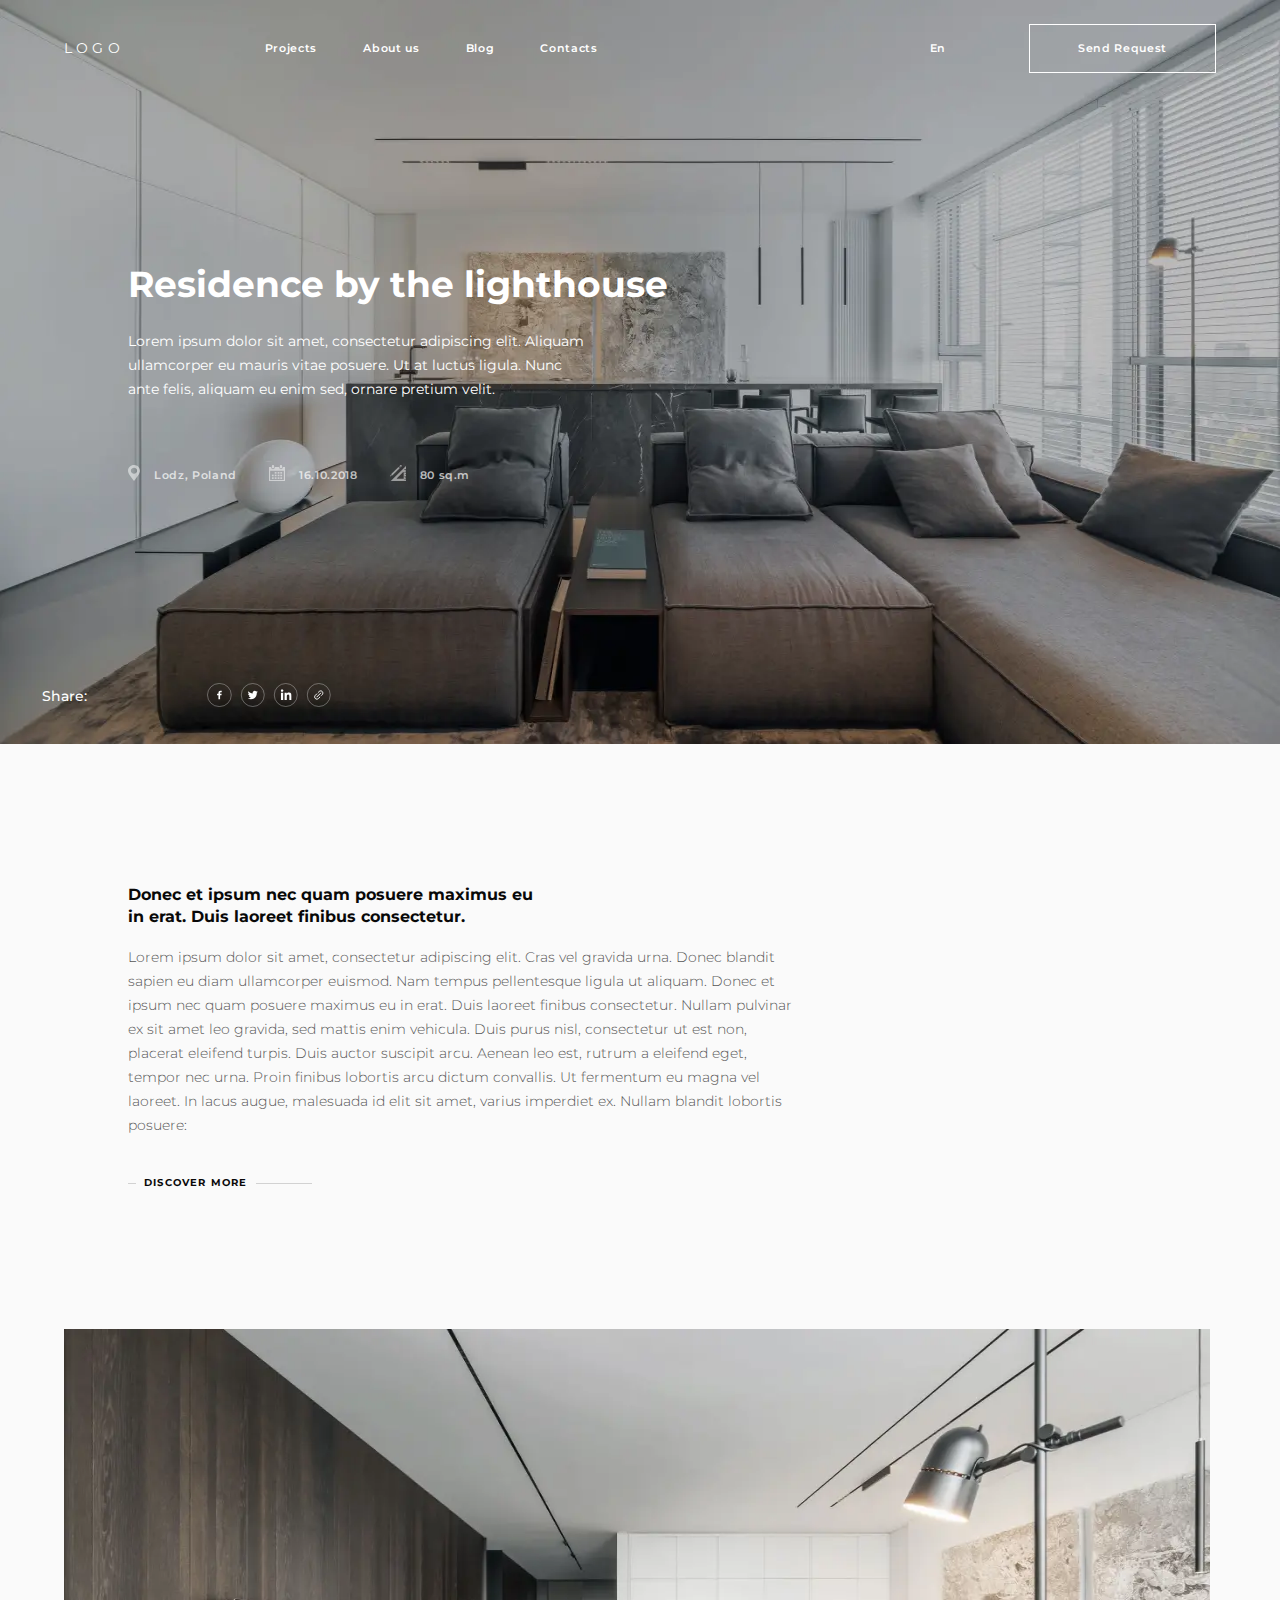
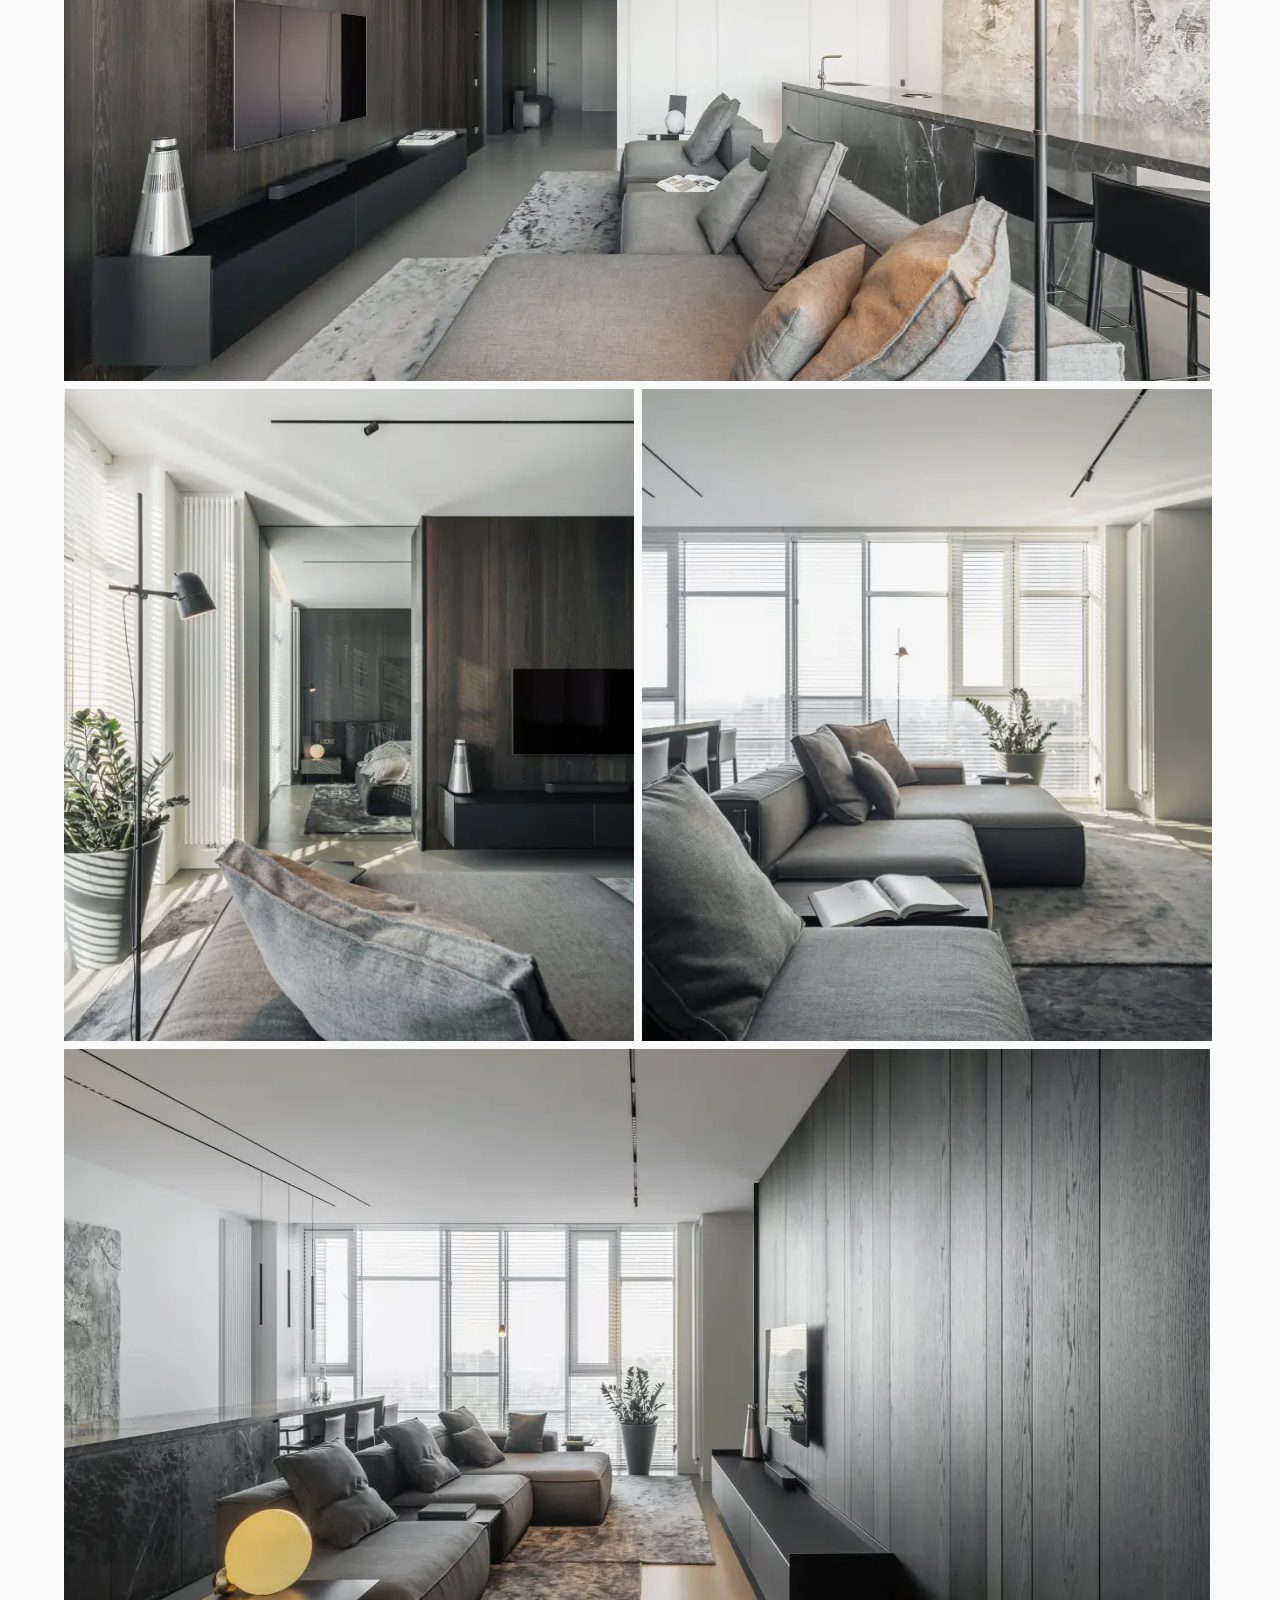
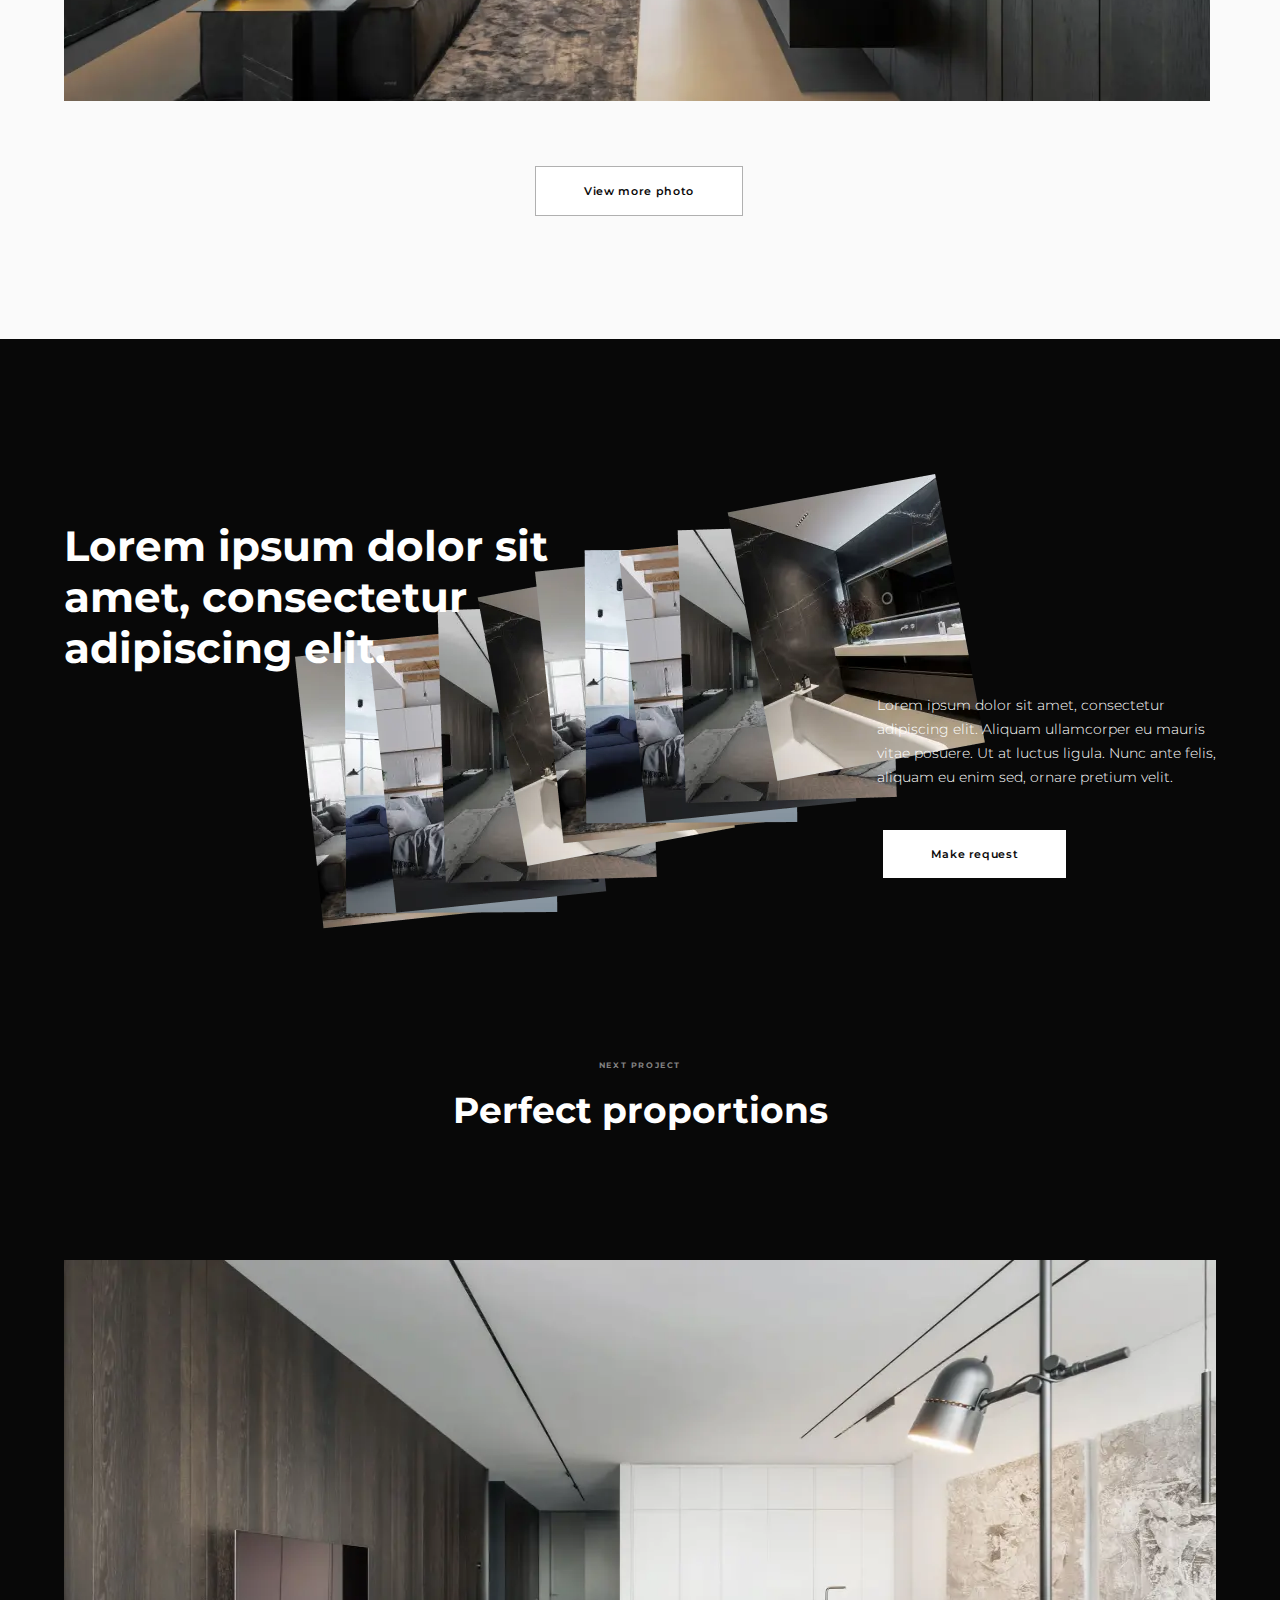
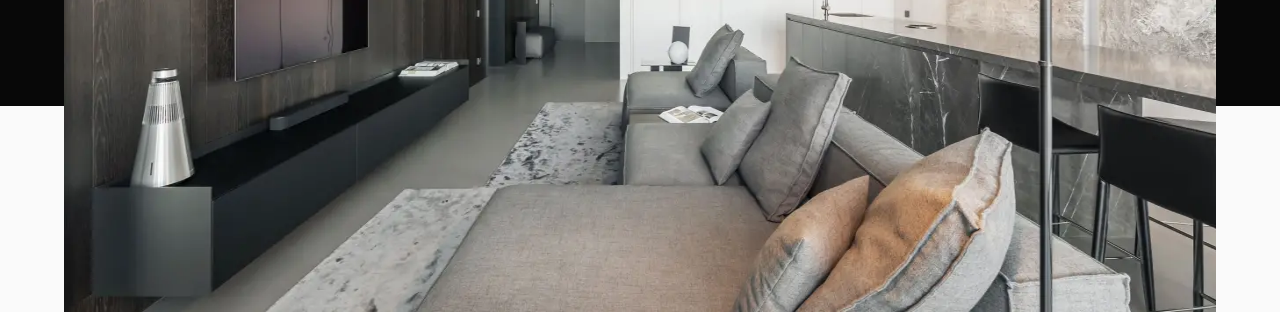
<file: oneproject.html>
<!DOCTYPE html><html lang="en"><head>    <meta charset="UTF-8">    <meta http-equiv="X-UA-Compatible" content="IE=edge">    <meta name="viewport" content="width=device-width,initial-scale=1">    <link rel="stylesheet" href="css/style.min.css">    <link rel="preconnect" href="https://fonts.googleapis.com">    <link rel="preconnect" href="https://fonts.gstatic.com" crossorigin>    <link href="https://fonts.googleapis.com/css2?family=Montserrat:wght@300;400;500;600;700;800&display=swap" rel="stylesheet">    <link href="https://fonts.googleapis.com/css2?family=Poppins:ital@1&display=swap" rel="stylesheet">    <link href="https://fonts.googleapis.com/css2?family=Playfair+Display:ital@1&display=swap" rel="stylesheet">    <link rel="stylesheet" href="https://cdn.jsdelivr.net/npm/swiper/swiper-bundle.min.css">    <title>One project</title></head><body class="footer-black">     <div class="wrapper">        <header id="header" class="header__top">    <div class="container">        <div class="header__row">            <div class="header__logo">                <a id="a-logo" href="index.html">Logo</a>            </div>            <div class="header__menu">                <nav class="navbar">                    <ul class="navbar__links">                        <div class="hamburger">                            <span class="hamburger__line"></span>                        </div>                        <div class="menu-text">Menu</div>                        <div class="menu__row">                            <div class="menu">                                <li>                                    <a href="index.html" class="menu__link">Home</a>                                </li>                                <li>                                    <a href="projects.html" class="menu__link">Projects</a>                                </li>                                <li>                                    <a href="about.html" class="menu__link">About us</a>                                </li>                                <li>                                    <a href="blog.html" class="menu__link">Blog</a>                                </li>                                <li>                                    <a href="contact.html" class="menu__link">Contacts</a>                                </li>                            </div>                             <div class="a_btn-menu">                                <a id="a_btn-menu" href="#popup" class="popup-link">Send Request</a>                            </div>                            <div class="main__bottom-header">                                <div class="bottom__link">                                    <a id="bottom__link-a" href="#">Fb</a>                                    <a id="bottom__link-a2" href="#">In</a>                                    <a id="bottom__link-a3" href="#">Be</a>                                </div>                                <div class="select">                                    <div class="select__header">                                        <picture><source srcset="img/maps-and-flags.webp" type="image/webp"><img id="select-img1" src="img/maps-and-flags.png" alt=""></picture>                                        <span class="select__current">Berlin</span>                                        <picture><source srcset="img/select-arrow.svg" type="image/webp"><img id="select-img2" src="img/select-arrow.svg" alt=""></picture>                                    </div>                                                                       <div class="select__body">                                        <div class="select__item">Berlin</div>                                        <div class="select__item">London</div>                                        <div class="select__item">Lviv</div>                                    </div>                                </div>                                <div class="main__contact">                                    <span id="bottom__link-a4">+380983527547</span>                                    <span id="bottom__link-a5">E: info@gmail.com</span>                                </div>                            </div>                                                   </div>                        <div class="navbar__icon">                            <a id="a_lang" href="#">En</a>                            <a id="a_btn" href="#popup" class="popup-link">Send Request</a>                        </div>                                            </ul>                </nav>            </div>        </div>    </div></header>                    <div id="popup" class="popup popup-link">                <a class="popup__close close-popup" href="#">                    <picture><source srcset="img/popup-close.svg" type="image/webp"><img src="img/popup-close.svg" alt=""></picture>                </a>                <div class="popup__row">                    <div class="popup__content-top">                        <h2>Calculate the cost of work</h2>                        <div class="popup__content-input1">                            <input type="text" placeholder="Name">                            <input type="text" placeholder="Last name">                            <input type="tel" placeholder="Phone">                        </div>                        <div class="popup__content-input2">                            <input type="text" placeholder="Your city">                            <input type="email" placeholder="Email">                            <div class="select-popup">                                <div class="select__header-popup">                                    <span class="select__current-popup">Property type</span>                                    <picture><source srcset="img/popup-arrow.svg" type="image/webp"><img id="select-img2" src="img/popup-arrow.svg" alt=""></picture>                                </div>                                                               <div class="select__body-popup">                                    <div class="select__item-popup">House</div>                                    <div class="select__item-popup">Apartments</div>                                    <div class="select__item-popup">Commerce</div>                                    <div class="select__item-popup">Architecture</div>                                </div>                            </div>                        </div>                        <input class="last-input" type="text" placeholder="Your comment">                     </div>                    <div class="popup__content-bottom">                          <h4>Area (m2)</h4>                        <div class="popup__radio">                            <div class="popup__radio1">                                <span class="popup__radio1-span"></span>                                <div class="popup__radio-row">                                    <label for="#popup__radio">to 50</label>                                    <input id="popup__radio" name="popup__radio-check" type="radio">                                </div>                                <div class="popup__radio-row">                                    <label for="#popup__radio">50-150</label>                                    <input id="popup__radio" name="popup__radio-check" type="radio">                                </div>                                <div class="popup__radio-row">                                    <label for="#popup__radio">150-250</label>                                    <input id="popup__radio" name="popup__radio-check" type="radio">                                </div>                                <div class="popup__radio-row">                                    <label for="#popup__radio">250-400</label>                                    <input id="popup__radio" name="popup__radio-check" type="radio">                                </div>                            </div>                            <div class="popup__radio2">                                <span class="popup__radio2-span"></span>                                <div class="popup__radio-row">                                    <label for="#popup__radio">400-600</label>                                    <input id="popup__radio" name="popup__radio-check" type="radio">                                </div>                                <div class="popup__radio-row">                                    <label for="#popup__radio">600-800</label>                                    <input id="popup__radio" name="popup__radio-check" type="radio">                                </div>                                <div class="popup__radio-row">                                    <label for="#popup__radio">800-1000</label>                                    <input id="popup__radio" name="popup__radio-check" type="radio">                                </div>                                <div class="popup__radio-row">                                    <label for="#popup__radio">1000+</label>                                    <input id="popup__radio" name="popup__radio-check" type="radio">                                </div>                            </div>                        </div>                        <div class="popup__add">                            <div class="file-upload">                                <input class="file-upload__input" type="file" name="myFile[]" id="myFile" multiple="multiple">                                <button class="file-upload__button" type="button"></button>                                <span class="file-upload__label">Attach your file <br> <span>File size not more than 10 MB</span> </span>                            </div>                            <div class="popup__add-btn">                                <button id="sendRequest" class="popup-btn">Send Request</button>                            </div>                        </div>                        <div class="popup__p">                            <p>It is a long established fact that a reader will be distracted by the readable content of a page when looking at its layout. The point of using Lorem Ipsum is that it has a more-or-less normal distribution of letters, as opposed to using 'Content here, content here', making it look like readable English.</p>                        </div>                    </div>                </div>            </div>            <div id="popupSend" class="popup__send popup popup-link">                <a id="closeSend" class="popup__close close-popup" href="">                    <picture><source srcset="img/popup-close.svg" type="image/webp"><img src="img/popup-close.svg" alt=""></picture>                </a>                <div class="popup__send-row">                    <h2>Thank you for your message!</h2>                    <p>Lorem ipsum dolor sit amet, consectetur adipiscing elit. Aliquam ullamcorper eu mauris vitae posuere. Ut at luctus ligula. Nunc ante felis, aliquam eu enim sed, ornare pretium velit.</p>                    <button id="sendAgain" class="popup-btn send-btn">Send again</button>                </div>            </div>            <div class="main">                               <div class="oneproject__header">                    <div class="oneproject__header-row">                        <div class="oneproject__header-tittle">                            <h2>Residence by the lighthouse</h2>                            <p>Lorem ipsum dolor sit amet, consectetur adipiscing elit. Aliquam ullamcorper eu mauris vitae posuere. Ut at luctus ligula. Nunc ante felis, aliquam eu enim sed, ornare pretium velit.</p>                        </div>                        <div class="oneproject__header-chair">                            <div class="oneproject__header-chair1">                                <picture><source srcset="img/oneproject-maps.svg" type="image/webp"><img src="img/oneproject-maps.svg" alt=""></picture>                                <span>Lodz, Poland</span>                            </div>                            <div class="oneproject__header-chair1">                                <picture><source srcset="img/oneproject-calendar.svg" type="image/webp"><img src="img/oneproject-calendar.svg" alt=""></picture>                                <span>16.10.2018</span>                            </div>                            <div class="oneproject__header-chair1">                                <picture><source srcset="img/oneproject-size.svg" type="image/webp"><img src="img/oneproject-size.svg" alt=""></picture>                                <span>80 sq.m</span>                            </div>                        </div>                            <div class="oneproject__header-link">                            <span>Share:</span>                            <div class="oneproject__header-a">                                <a href="#">                                    <picture><source srcset="img/oneproject-fac.svg" type="image/webp"><img src="img/oneproject-fac.svg" alt=""></picture>                                </a>                                <a href="#">                                    <picture><source srcset="img/oneproject-twit.svg" type="image/webp"><img src="img/oneproject-twit.svg" alt=""></picture>                                </a>                                <a href="#">                                    <picture><source srcset="img/oneproject-insta.svg" type="image/webp"><img src="img/oneproject-insta.svg" alt=""></picture>                                </a>                                <a href="#">                                    <picture><source srcset="img/oneproject-more.svg" type="image/webp"><img src="img/oneproject-more.svg" alt=""></picture>                                </a>                            </div>                        </div>                    </div>                </div>                <div class="oneproject__donec">                    <div class="oneproject__donec-title">                        <h4>Donec et ipsum nec quam posuere maximus eu in erat. Duis laoreet finibus consectetur. </h4>                        <p>Lorem ipsum dolor sit amet, consectetur adipiscing elit. Cras vel gravida urna. Donec blandit sapien eu diam ullamcorper euismod. Nam tempus pellentesque ligula ut aliquam. Donec et ipsum nec quam posuere maximus eu in erat. Duis laoreet finibus consectetur. Nullam pulvinar ex sit amet leo gravida, sed mattis enim vehicula. Duis purus nisl, consectetur ut est non, placerat eleifend turpis. Duis auctor suscipit arcu. Aenean leo est, rutrum a eleifend eget, tempor nec urna. Proin finibus lobortis arcu dictum convallis. Ut fermentum eu magna vel laoreet. In lacus augue, malesuada id elit sit amet, varius imperdiet ex. Nullam blandit lobortis posuere:</p>                    </div>                    <div class="oneproject__donec-discover">                        <span></span>                        <p>Discover more</p>                        <span class="span2"></span>                    </div>                </div>                <div class="oneproject__foto">                    <div class="container">                        <div class="oneproject__foto-row">                            <div class="oneproject__img">                                <a class="oneproject-img1" href="#"></a>                            </div>                            <div class="oneproject__img">                                <a class="oneproject-img2" href="#"></a>                            </div>                            <div class="oneproject__img">                                <a class="oneproject-img3" href="#"></a>                            </div>                            <div class="oneproject__img">                                <a class="oneproject-img4" href="#"></a>                            </div>                        </div>                    </div>                </div>                <div class="oneproject-btn">                    <a href="404.html">View more photo</a>                </div>                <div class="oneproject-furniture__bottom back-black">                    <div class="container">                        <div class="furniture__bottom">                            <div class="furniture__bottom-title">                                <h3>Lorem ipsum dolor sit amet, consectetur adipiscing elit. </h3>                            </div>                            <div class="furniture__slideshou">                                <div class="slideshou">                                    <picture><source srcset="img/slideshou1.webp" type="image/webp"><img src="img/slideshou1.png" alt=""></picture>                                </div>                                <div class="slideshou">                                    <picture><source srcset="img/slideshou2.webp" type="image/webp"><img src="img/slideshou2.png" alt=""></picture>                                </div>                                <div class="slideshou">                                    <picture><source srcset="img/slideshou3.webp" type="image/webp"><img src="img/slideshou3.png" alt=""></picture>                                </div>                                <div class="slideshou">                                    <picture><source srcset="img/slideshou4.webp" type="image/webp"><img src="img/slideshou4.png" alt=""></picture>                                </div>                                <div class="slideshou">                                    <picture><source srcset="img/slideshou5.webp" type="image/webp"><img src="img/slideshou5.png" alt=""></picture>                                </div>                                <div class="slideshou">                                    <picture><source srcset="img/slideshou1.webp" type="image/webp"><img src="img/slideshou1.png" alt=""></picture>                                </div>                                <div class="slideshou">                                    <picture><source srcset="img/slideshou2.webp" type="image/webp"><img src="img/slideshou2.png" alt=""></picture>                                </div>                                <div class="slideshou">                                    <picture><source srcset="img/slideshou3.webp" type="image/webp"><img src="img/slideshou3.png" alt=""></picture>                                </div>                                <div class="slideshou">                                    <picture><source srcset="img/slideshou4.webp" type="image/webp"><img src="img/slideshou4.png" alt=""></picture>                                </div>                                <div class="slideshou">                                    <picture><source srcset="img/slideshou5.webp" type="image/webp"><img src="img/slideshou5.png" alt=""></picture>                                </div>                            </div>                            <div class="slideshou__bottom">                            <p>Lorem ipsum dolor sit amet, consectetur adipiscing elit. Aliquam ullamcorper eu mauris vitae posuere. Ut at luctus ligula. Nunc ante felis, aliquam eu enim sed, ornare pretium velit.</p>                            <button class="projects-btn2">Make request</button>                            </div>                        </div>                        <div class="oneproject__next">                            <h5>Next project</h5>                            <h2>Perfect proportions</h2>                            <div class="oneproject__next-img"></div>                        </div>                                            </div>                </div>            </div>    </div>    <script src="https://cdn.jsdelivr.net/npm/swiper/swiper-bundle.min.js"></script>    <script src="js/main.js"></script></body></html>
</file>
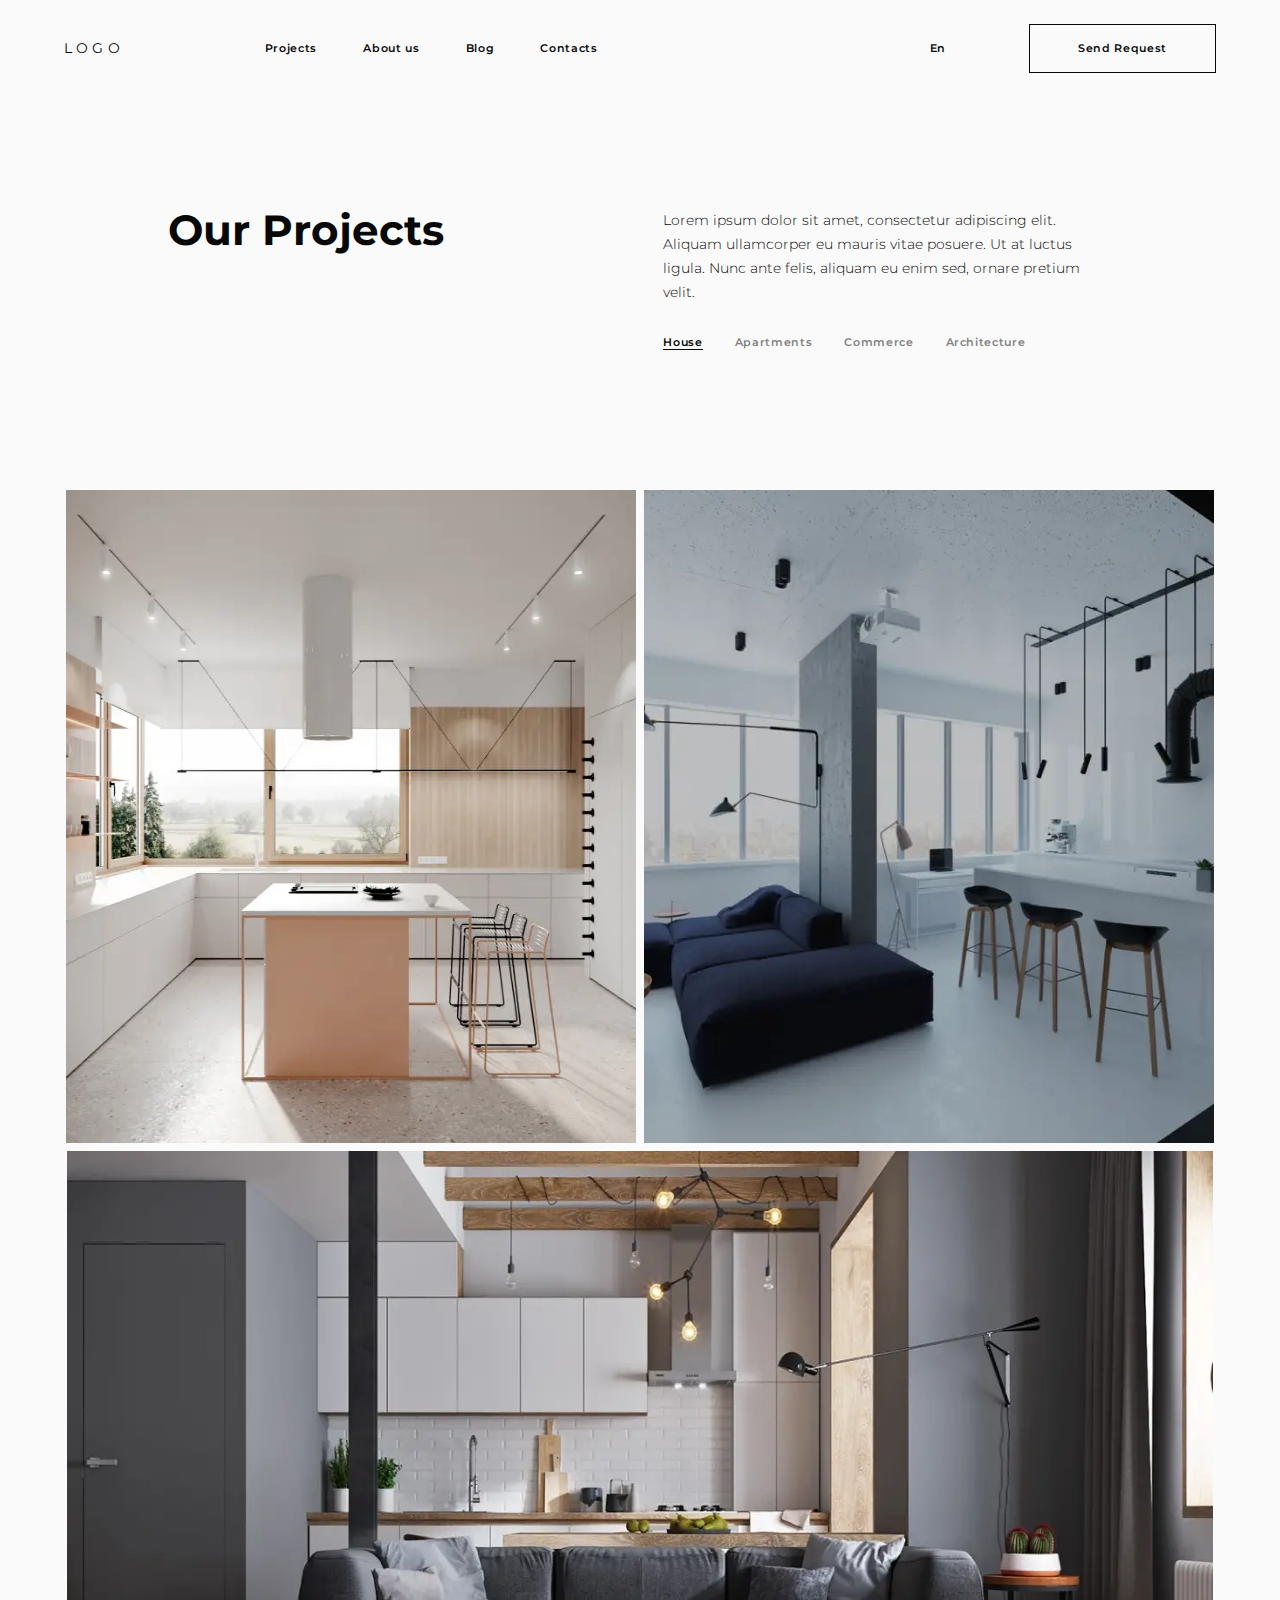
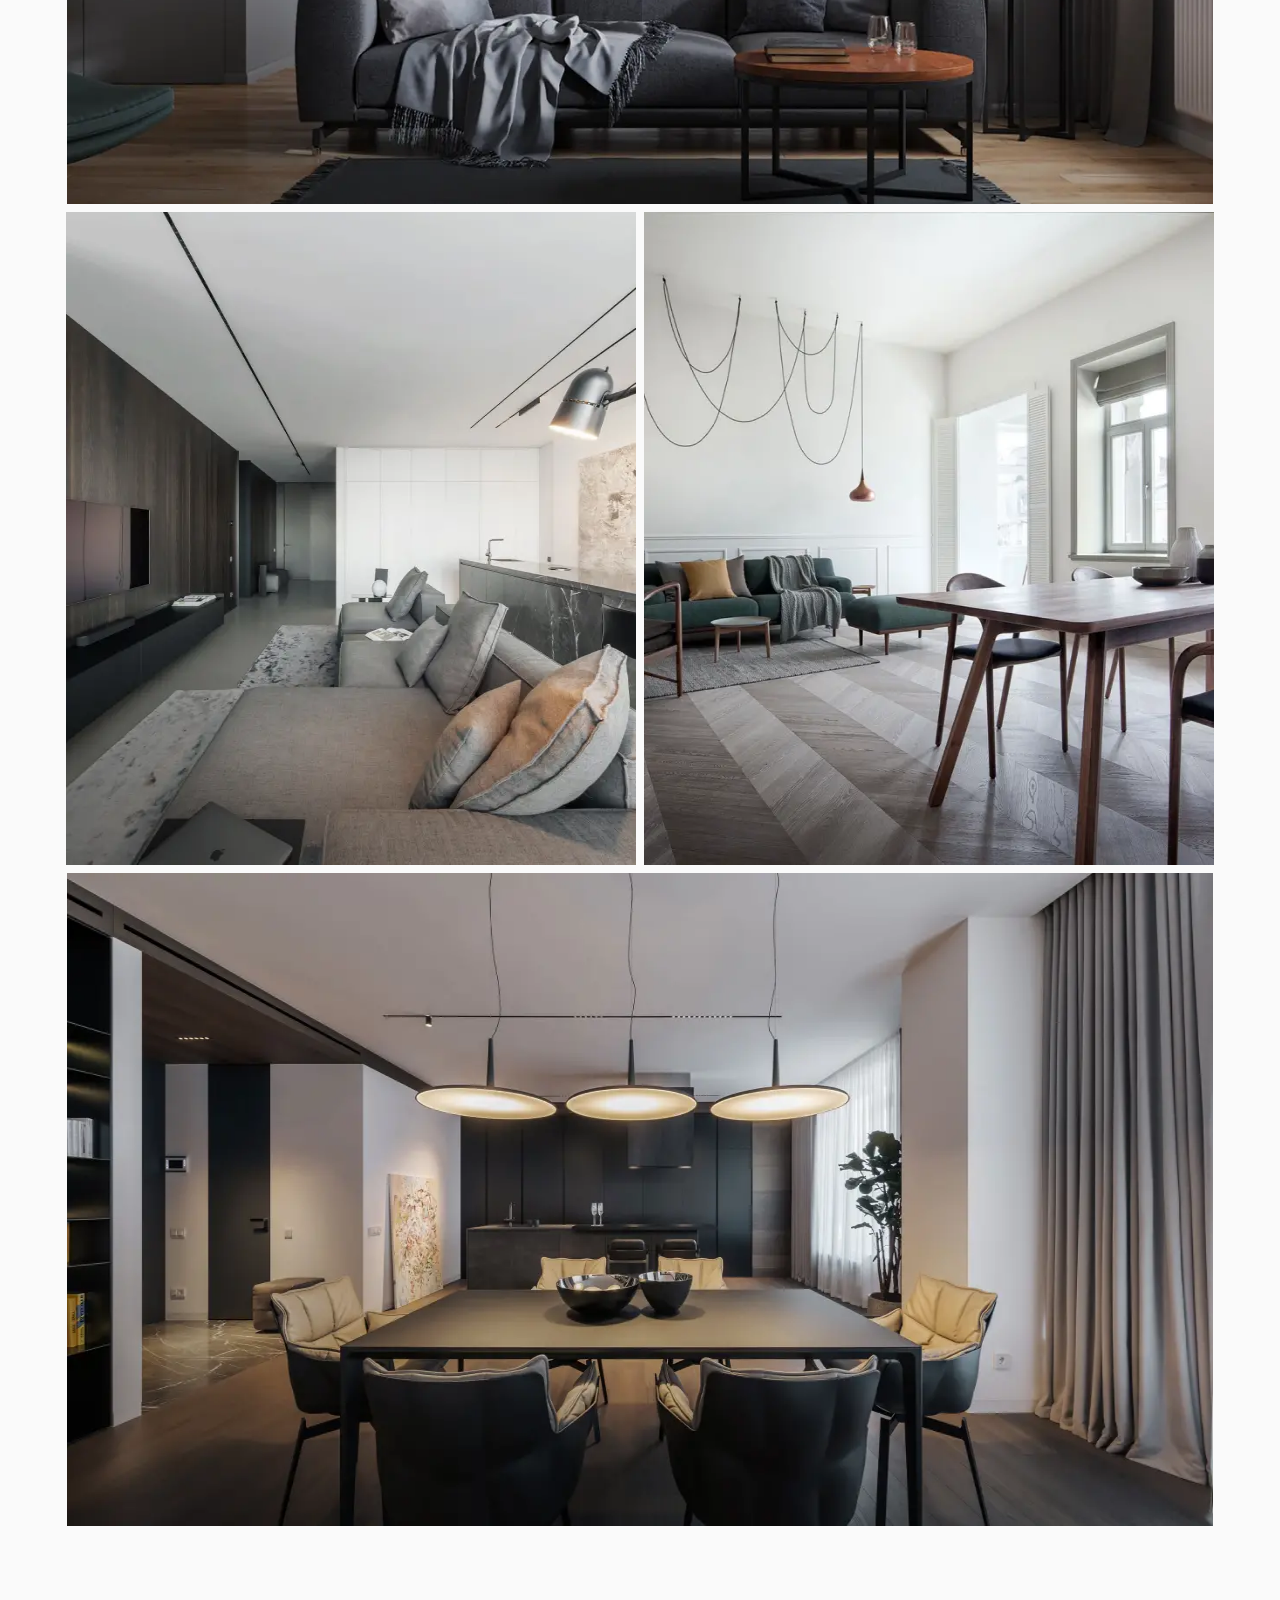
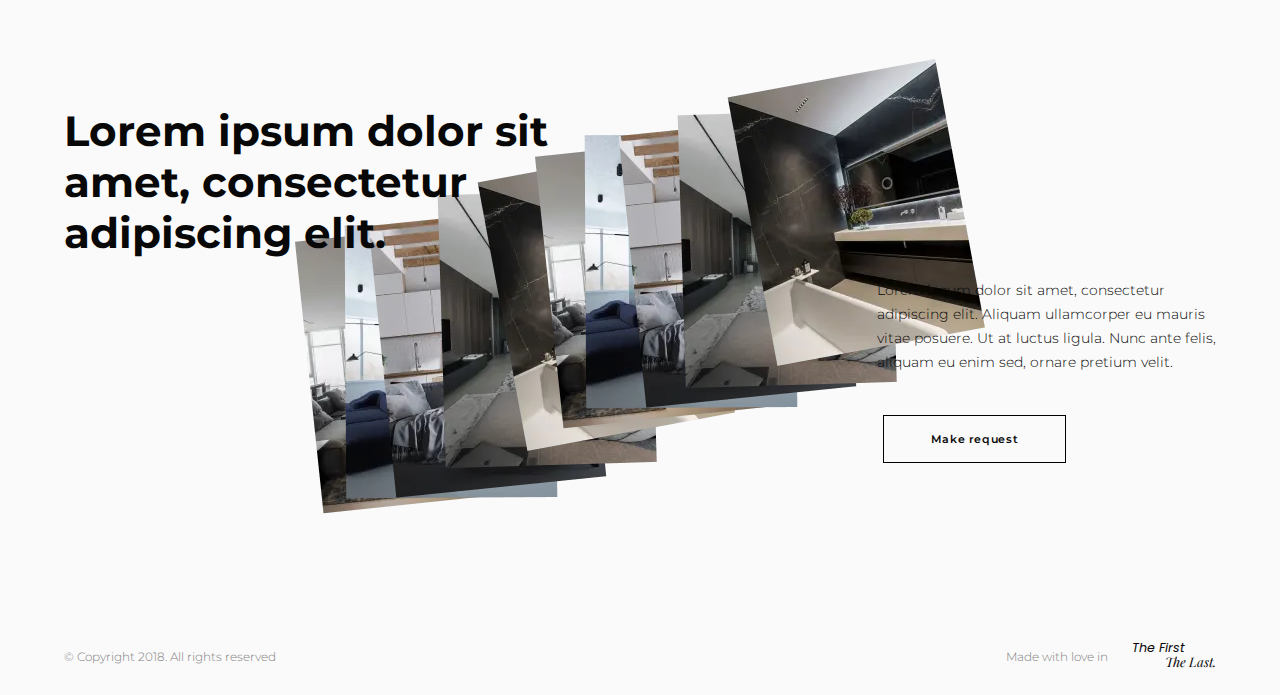
<file: projects.html>
<!DOCTYPE html><html lang="en"><head>    <meta charset="UTF-8">    <meta http-equiv="X-UA-Compatible" content="IE=edge">    <meta name="viewport" content="width=device-width,initial-scale=1">    <link rel="stylesheet" href="css/style.min.css">    <link rel="preconnect" href="https://fonts.googleapis.com">    <link rel="preconnect" href="https://fonts.gstatic.com" crossorigin>    <link href="https://fonts.googleapis.com/css2?family=Montserrat:wght@300;400;500;600;700;800&display=swap" rel="stylesheet">    <link href="https://fonts.googleapis.com/css2?family=Poppins:ital@1&display=swap" rel="stylesheet">    <link href="https://fonts.googleapis.com/css2?family=Playfair+Display:ital@1&display=swap" rel="stylesheet">    <link rel="stylesheet" href="https://cdn.jsdelivr.net/npm/swiper/swiper-bundle.min.css">    <title>Projects</title></head><body class="header-black">     <div class="wrapper">        <header id="header" class="header__top">    <div class="container">        <div class="header__row">            <div class="header__logo">                <a id="a-logo" href="index.html">Logo</a>            </div>            <div class="header__menu">                <nav class="navbar">                    <ul class="navbar__links">                        <div class="hamburger">                            <span class="hamburger__line"></span>                        </div>                        <div class="menu-text">Menu</div>                        <div class="menu__row">                            <div class="menu">                                <li>                                    <a href="index.html" class="menu__link">Home</a>                                </li>                                <li>                                    <a href="projects.html" class="menu__link">Projects</a>                                </li>                                <li>                                    <a href="about.html" class="menu__link">About us</a>                                </li>                                <li>                                    <a href="blog.html" class="menu__link">Blog</a>                                </li>                                <li>                                    <a href="contact.html" class="menu__link">Contacts</a>                                </li>                            </div>                             <div class="a_btn-menu">                                <a id="a_btn-menu" href="#popup" class="popup-link">Send Request</a>                            </div>                            <div class="main__bottom-header">                                <div class="bottom__link">                                    <a id="bottom__link-a" href="#">Fb</a>                                    <a id="bottom__link-a2" href="#">In</a>                                    <a id="bottom__link-a3" href="#">Be</a>                                </div>                                <div class="select">                                    <div class="select__header">                                        <picture><source srcset="img/maps-and-flags.webp" type="image/webp"><img id="select-img1" src="img/maps-and-flags.png" alt=""></picture>                                        <span class="select__current">Berlin</span>                                        <picture><source srcset="img/select-arrow.svg" type="image/webp"><img id="select-img2" src="img/select-arrow.svg" alt=""></picture>                                    </div>                                                                       <div class="select__body">                                        <div class="select__item">Berlin</div>                                        <div class="select__item">London</div>                                        <div class="select__item">Lviv</div>                                    </div>                                </div>                                <div class="main__contact">                                    <span id="bottom__link-a4">+380983527547</span>                                    <span id="bottom__link-a5">E: info@gmail.com</span>                                </div>                            </div>                                                   </div>                        <div class="navbar__icon">                            <a id="a_lang" href="#">En</a>                            <a id="a_btn" href="#popup" class="popup-link">Send Request</a>                        </div>                                            </ul>                </nav>            </div>        </div>    </div></header>                    <div id="popup" class="popup popup-link">                <a class="popup__close close-popup" href="#">                    <picture><source srcset="img/popup-close.svg" type="image/webp"><img src="img/popup-close.svg" alt=""></picture>                </a>                <div class="popup__row">                    <div class="popup__content-top">                        <h2>Calculate the cost of work</h2>                        <div class="popup__content-input1">                            <input type="text" placeholder="Name">                            <input type="text" placeholder="Last name">                            <input type="tel" placeholder="Phone">                        </div>                        <div class="popup__content-input2">                            <input type="text" placeholder="Your city">                            <input type="email" placeholder="Email">                            <div class="select-popup">                                <div class="select__header-popup">                                    <span class="select__current-popup">Property type</span>                                    <picture><source srcset="img/popup-arrow.svg" type="image/webp"><img id="select-img2" src="img/popup-arrow.svg" alt=""></picture>                                </div>                                                               <div class="select__body-popup">                                    <div class="select__item-popup">House</div>                                    <div class="select__item-popup">Apartments</div>                                    <div class="select__item-popup">Commerce</div>                                    <div class="select__item-popup">Architecture</div>                                </div>                            </div>                        </div>                        <input class="last-input" type="text" placeholder="Your comment">                     </div>                    <div class="popup__content-bottom">                          <h4>Area (m2)</h4>                        <div class="popup__radio">                            <div class="popup__radio1">                                <span class="popup__radio1-span"></span>                                <div class="popup__radio-row">                                    <label for="#popup__radio">to 50</label>                                    <input id="popup__radio" name="popup__radio-check" type="radio">                                </div>                                <div class="popup__radio-row">                                    <label for="#popup__radio">50-150</label>                                    <input id="popup__radio" name="popup__radio-check" type="radio">                                </div>                                <div class="popup__radio-row">                                    <label for="#popup__radio">150-250</label>                                    <input id="popup__radio" name="popup__radio-check" type="radio">                                </div>                                <div class="popup__radio-row">                                    <label for="#popup__radio">250-400</label>                                    <input id="popup__radio" name="popup__radio-check" type="radio">                                </div>                            </div>                            <div class="popup__radio2">                                <span class="popup__radio2-span"></span>                                <div class="popup__radio-row">                                    <label for="#popup__radio">400-600</label>                                    <input id="popup__radio" name="popup__radio-check" type="radio">                                </div>                                <div class="popup__radio-row">                                    <label for="#popup__radio">600-800</label>                                    <input id="popup__radio" name="popup__radio-check" type="radio">                                </div>                                <div class="popup__radio-row">                                    <label for="#popup__radio">800-1000</label>                                    <input id="popup__radio" name="popup__radio-check" type="radio">                                </div>                                <div class="popup__radio-row">                                    <label for="#popup__radio">1000+</label>                                    <input id="popup__radio" name="popup__radio-check" type="radio">                                </div>                            </div>                        </div>                        <div class="popup__add">                            <div class="file-upload">                                <input class="file-upload__input" type="file" name="myFile[]" id="myFile" multiple="multiple">                                <button class="file-upload__button" type="button"></button>                                <span class="file-upload__label">Attach your file <br> <span>File size not more than 10 MB</span> </span>                            </div>                            <div class="popup__add-btn">                                <button id="sendRequest" class="popup-btn">Send Request</button>                            </div>                        </div>                        <div class="popup__p">                            <p>It is a long established fact that a reader will be distracted by the readable content of a page when looking at its layout. The point of using Lorem Ipsum is that it has a more-or-less normal distribution of letters, as opposed to using 'Content here, content here', making it look like readable English.</p>                        </div>                    </div>                </div>            </div>            <div id="popupSend" class="popup__send popup popup-link">                <a id="closeSend" class="popup__close close-popup" href="">                    <picture><source srcset="img/popup-close.svg" type="image/webp"><img src="img/popup-close.svg" alt=""></picture>                </a>                <div class="popup__send-row">                    <h2>Thank you for your message!</h2>                    <p>Lorem ipsum dolor sit amet, consectetur adipiscing elit. Aliquam ullamcorper eu mauris vitae posuere. Ut at luctus ligula. Nunc ante felis, aliquam eu enim sed, ornare pretium velit.</p>                    <button id="sendAgain" class="popup-btn send-btn">Send again</button>                </div>            </div>            <div class="main">                                <div class="ourprojects">                    <div class="container">                        <div class="ourprojects__row">                            <div class="ourprojects__top">                                <div class="ourprojects__top-title">                                    <h3>Our Projects</h3>                                </div>                                <div class="ourprojects__top-right">                                    <p>Lorem ipsum dolor sit amet, consectetur adipiscing elit. Aliquam ullamcorper eu mauris vitae posuere. Ut at luctus ligula. Nunc ante felis, aliquam eu enim sed, ornare pretium velit.</p>                                    <div class="ourprojects-menu">                                        <button class="button-filet active__button" data-filter="all">House</button>                                        <button class="button-filet" data-filter="Apartments">Apartments</button>                                        <button class="button-filet" data-filter="Commerce">Commerce</button>                                        <button class="button-filet" data-filter="Architecture">Architecture</button>                                    </div>                                     <div class="select-blog">                                        <div class="select__header-blog">                                            <span class="select__current-blog">House</span>                                            <picture><source srcset="img/popup-arrow.svg" type="image/webp"><img id="select-img3" src="img/popup-arrow.svg" alt=""></picture>                                        </div>                                                                               <div class="select__body-blog">                                            <div class="select__item-blog button-filet" data-filter="all">House</div>                                            <div class="select__item-blog button-filet" data-filter="Apartments">Apartments</div>                                            <div class="select__item-blog button-filet" data-filter="Commerce">Commerce</div>                                            <div class="select__item-blog button-filet" data-filter="Architecture">Architecture</div>                                        </div>                                    </div>                                </div>                            </div>                            <div class="projects__furniture">                                <div class="furinure__img box Apartments">                                    <a class="project__link-aimg" href="oneproject.html">                                        <div class="furinure__img-hover">                                            <div class="img__data">                                                <span>Lodz</span>                                                <span>16.10.2018</span>                                                <span>80 sq.m</span>                                            </div>                                            <h4 class="furinure__img-hover-h4">Eyewear store interior</h4>                                            <div class="furinure-discover">                                                <span id="furinure-discover-span1"></span>                                                <h3>Discover more</h3>                                                <span id="furinure-discover-span2"></span>                                            </div>                                        </div>                                    </a>                                </div>                                <div class="furinure__img box Commerce">                                    <a class="project__link-aimg2" href="oneproject.html">                                        <div class="furinure__img-hover">                                            <div class="img__data">                                                <span>Lodz</span>                                                <span>16.10.2018</span>                                                <span>80 sq.m</span>                                            </div>                                            <h4 class="furinure__img-hover-h4">Minimalist style home</h4>                                            <div class="furinure-discover">                                                <span id="furinure-discover-span1"></span>                                                <h3>Discover more</h3>                                                <span id="furinure-discover-span2"></span>                                            </div>                                        </div>                                    </a>                                </div>                                <div class="furinure__img box Architecture">                                    <a class="project__link-aimg3" href="oneproject.html">                                        <div class="furinure__img-hover">                                            <div class="img__data">                                                <span>Lodz</span>                                                <span>16.10.2018</span>                                                <span>80 sq.m</span>                                            </div>                                            <h4 class="furinure__img-hover-h4">Residence by the lighthouse</h4>                                            <div class="furinure-discover">                                                <span id="furinure-discover-span1"></span>                                                <h3>Discover more</h3>                                                <span id="furinure-discover-span2"></span>                                            </div>                                        </div>                                    </a>                                </div>                                <div class="furinure__img box Apartments">                                    <a class="project__link-aimg4" href="oneproject.html">                                        <div class="furinure__img-hover">                                            <div class="img__data">                                                <span>Lodz</span>                                                <span>16.10.2018</span>                                                <span>80 sq.m</span>                                            </div>                                            <h4 class="furinure__img-hover-h4">Eyewear store interior</h4>                                            <div class="furinure-discover">                                                <span id="furinure-discover-span1"></span>                                                <h3>Discover more</h3>                                                <span id="furinure-discover-span2"></span>                                            </div>                                        </div>                                    </a>                                </div>                                <div class="furinure__img2 box Commerce">                                    <a class="project__link-aimg5" href="oneproject.html">                                        <div class="furinure__img-hover">                                            <div class="img__data">                                                <span>Lodz</span>                                                <span>16.10.2018</span>                                                <span>80 sq.m</span>                                            </div>                                            <h4 class="furinure__img-hover-h4">Eyewear store interior</h4>                                            <div class="furinure-discover">                                                <span id="furinure-discover-span1"></span>                                                <h3>Discover more</h3>                                                <span id="furinure-discover-span2"></span>                                            </div>                                        </div>                                    </a>                                </div>                                <div class="furinure__img3 box Architecture">                                    <a class="project__link-aimg6" href="oneproject.html">                                        <div class="furinure__img-hover">                                            <div class="img__data">                                                <span>Lodz</span>                                                <span>16.10.2018</span>                                                <span>80 sq.m</span>                                            </div>                                            <h4 class="furinure__img-margin">Residence by the lighthouse</h4>                                            <div class="furinure-discover">                                                <span id="furinure-discover-span1"></span>                                                <h3>Discover more</h3>                                                <span id="furinure-discover-span2"></span>                                            </div>                                        </div>                                    </a>                                </div>                            </div>                            <div class="furniture__bottom">                                <div class="furniture__bottom-title">                                    <h3>Lorem ipsum dolor sit amet, consectetur adipiscing elit. </h3>                                </div>                                <div class="furniture__slideshou">                                    <div class="slideshou">                                        <picture><source srcset="img/slideshou1.webp" type="image/webp"><img src="img/slideshou1.png" alt=""></picture>                                    </div>                                    <div class="slideshou">                                        <picture><source srcset="img/slideshou2.webp" type="image/webp"><img src="img/slideshou2.png" alt=""></picture>                                    </div>                                    <div class="slideshou">                                        <picture><source srcset="img/slideshou3.webp" type="image/webp"><img src="img/slideshou3.png" alt=""></picture>                                    </div>                                    <div class="slideshou">                                        <picture><source srcset="img/slideshou4.webp" type="image/webp"><img src="img/slideshou4.png" alt=""></picture>                                    </div>                                    <div class="slideshou">                                        <picture><source srcset="img/slideshou5.webp" type="image/webp"><img src="img/slideshou5.png" alt=""></picture>                                    </div>                                    <div class="slideshou">                                        <picture><source srcset="img/slideshou1.webp" type="image/webp"><img src="img/slideshou1.png" alt=""></picture>                                    </div>                                    <div class="slideshou">                                        <picture><source srcset="img/slideshou2.webp" type="image/webp"><img src="img/slideshou2.png" alt=""></picture>                                    </div>                                    <div class="slideshou">                                        <picture><source srcset="img/slideshou3.webp" type="image/webp"><img src="img/slideshou3.png" alt=""></picture>                                    </div>                                    <div class="slideshou">                                        <picture><source srcset="img/slideshou4.webp" type="image/webp"><img src="img/slideshou4.png" alt=""></picture>                                    </div>                                    <div class="slideshou">                                        <picture><source srcset="img/slideshou5.webp" type="image/webp"><img src="img/slideshou5.png" alt=""></picture>                                    </div>                                </div>                                <div class="slideshou__bottom">                                <p>Lorem ipsum dolor sit amet, consectetur adipiscing elit. Aliquam ullamcorper eu mauris vitae posuere. Ut at luctus ligula. Nunc ante felis, aliquam eu enim sed, ornare pretium velit.</p>                                <button class="projects-btn">Make request</button>                                </div>                            </div>                        </div>                    </div>                </div>            </div>        <footer class="footer">    <div class="container">        <div class="footer__row">            <h4>© Copyright 2018. All rights reserved</h4>            <div class="row__right">                <h4>Made with love in</h4>                <div class="row__sum">                    <p>The First</p>                    <span>The Last.</span>                </div>            </div>        </div>    </div></footer>    </div>    <script src="https://cdn.jsdelivr.net/npm/swiper/swiper-bundle.min.js"></script>    <script src="js/main.js"></script></body></html>
</file>
